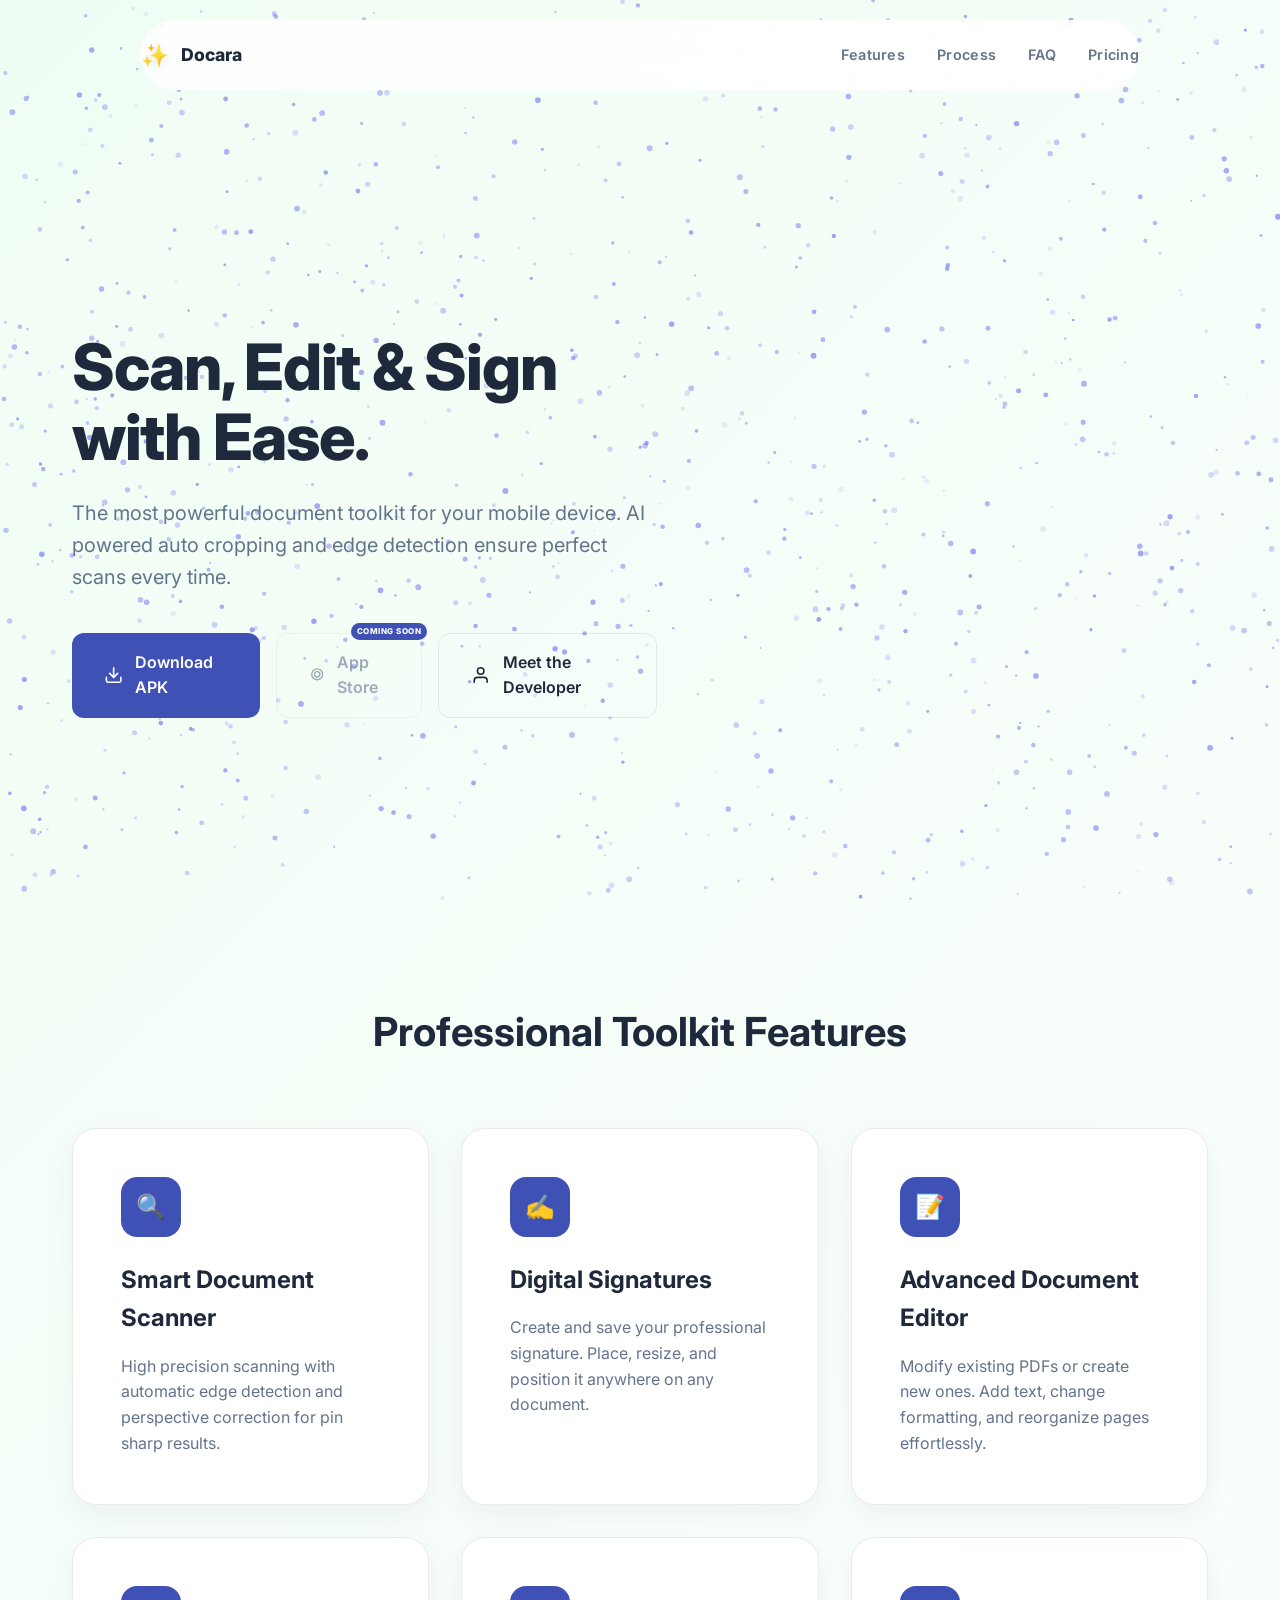
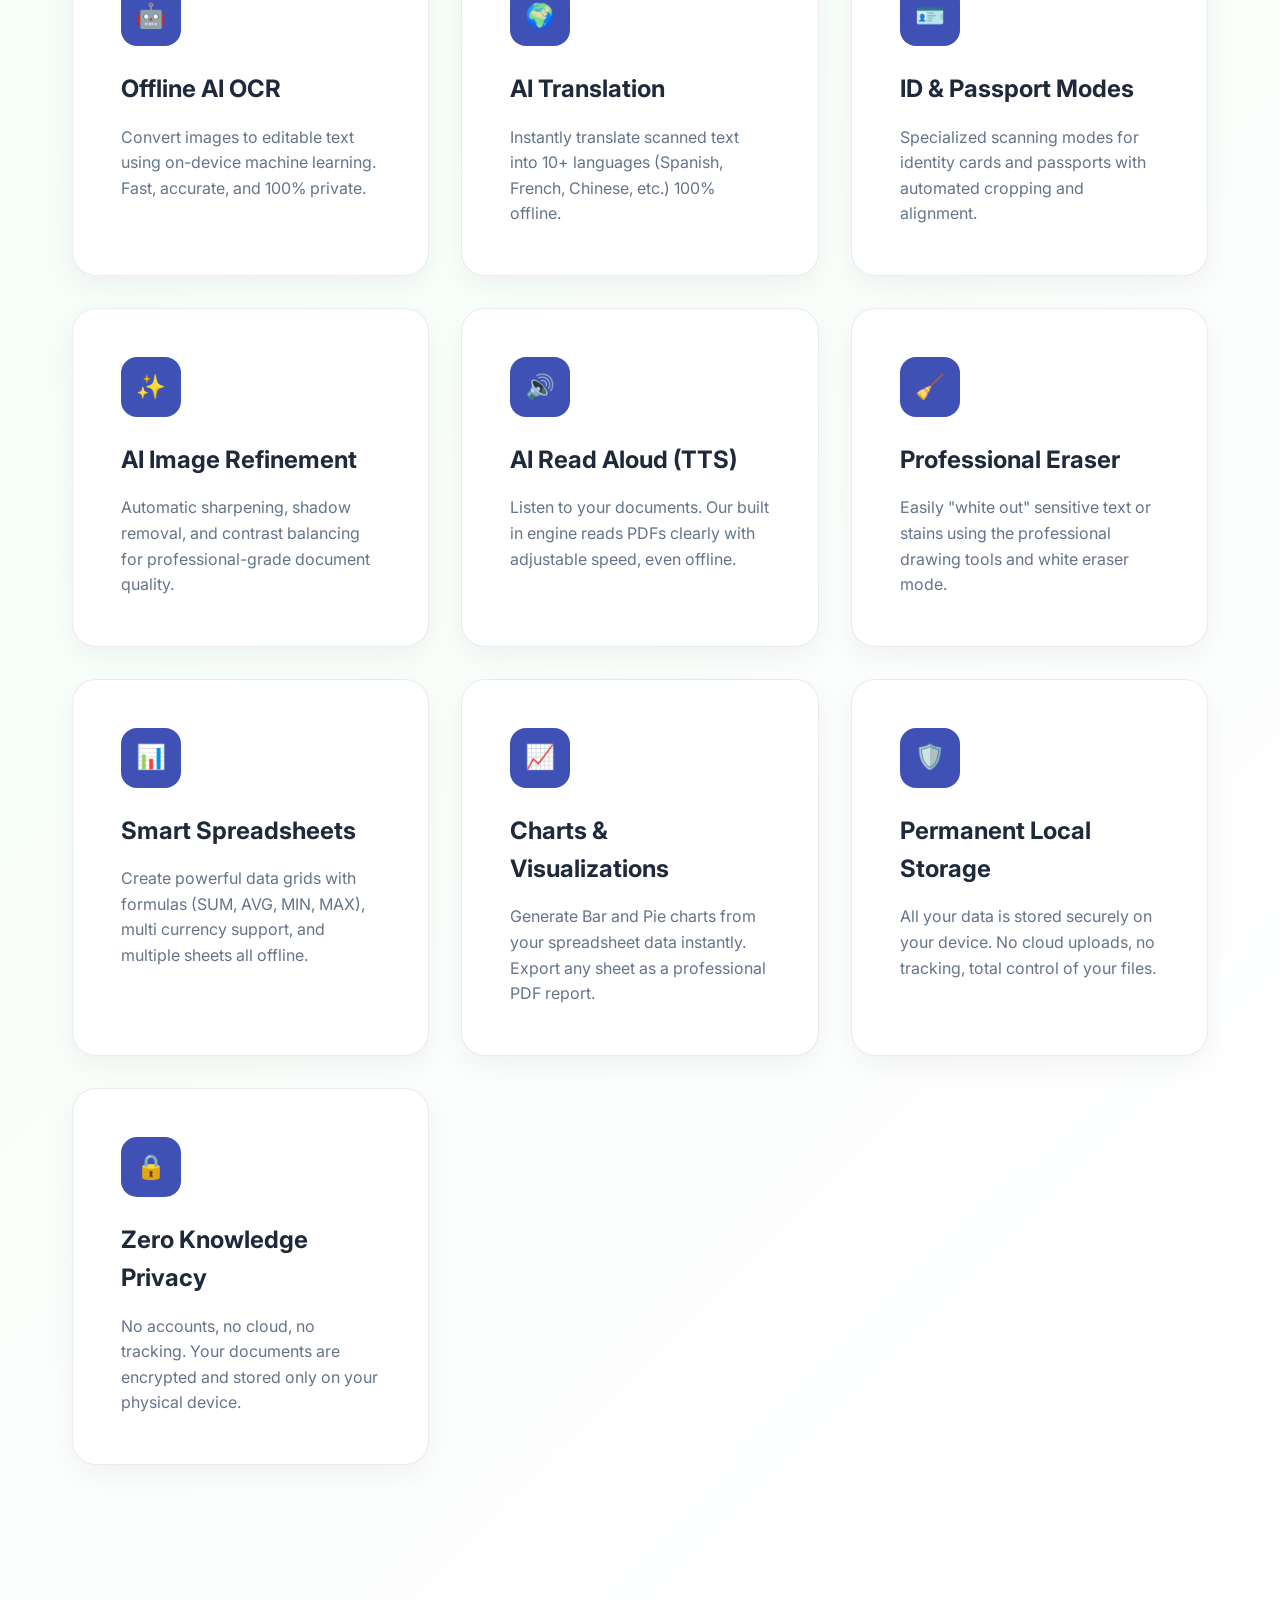
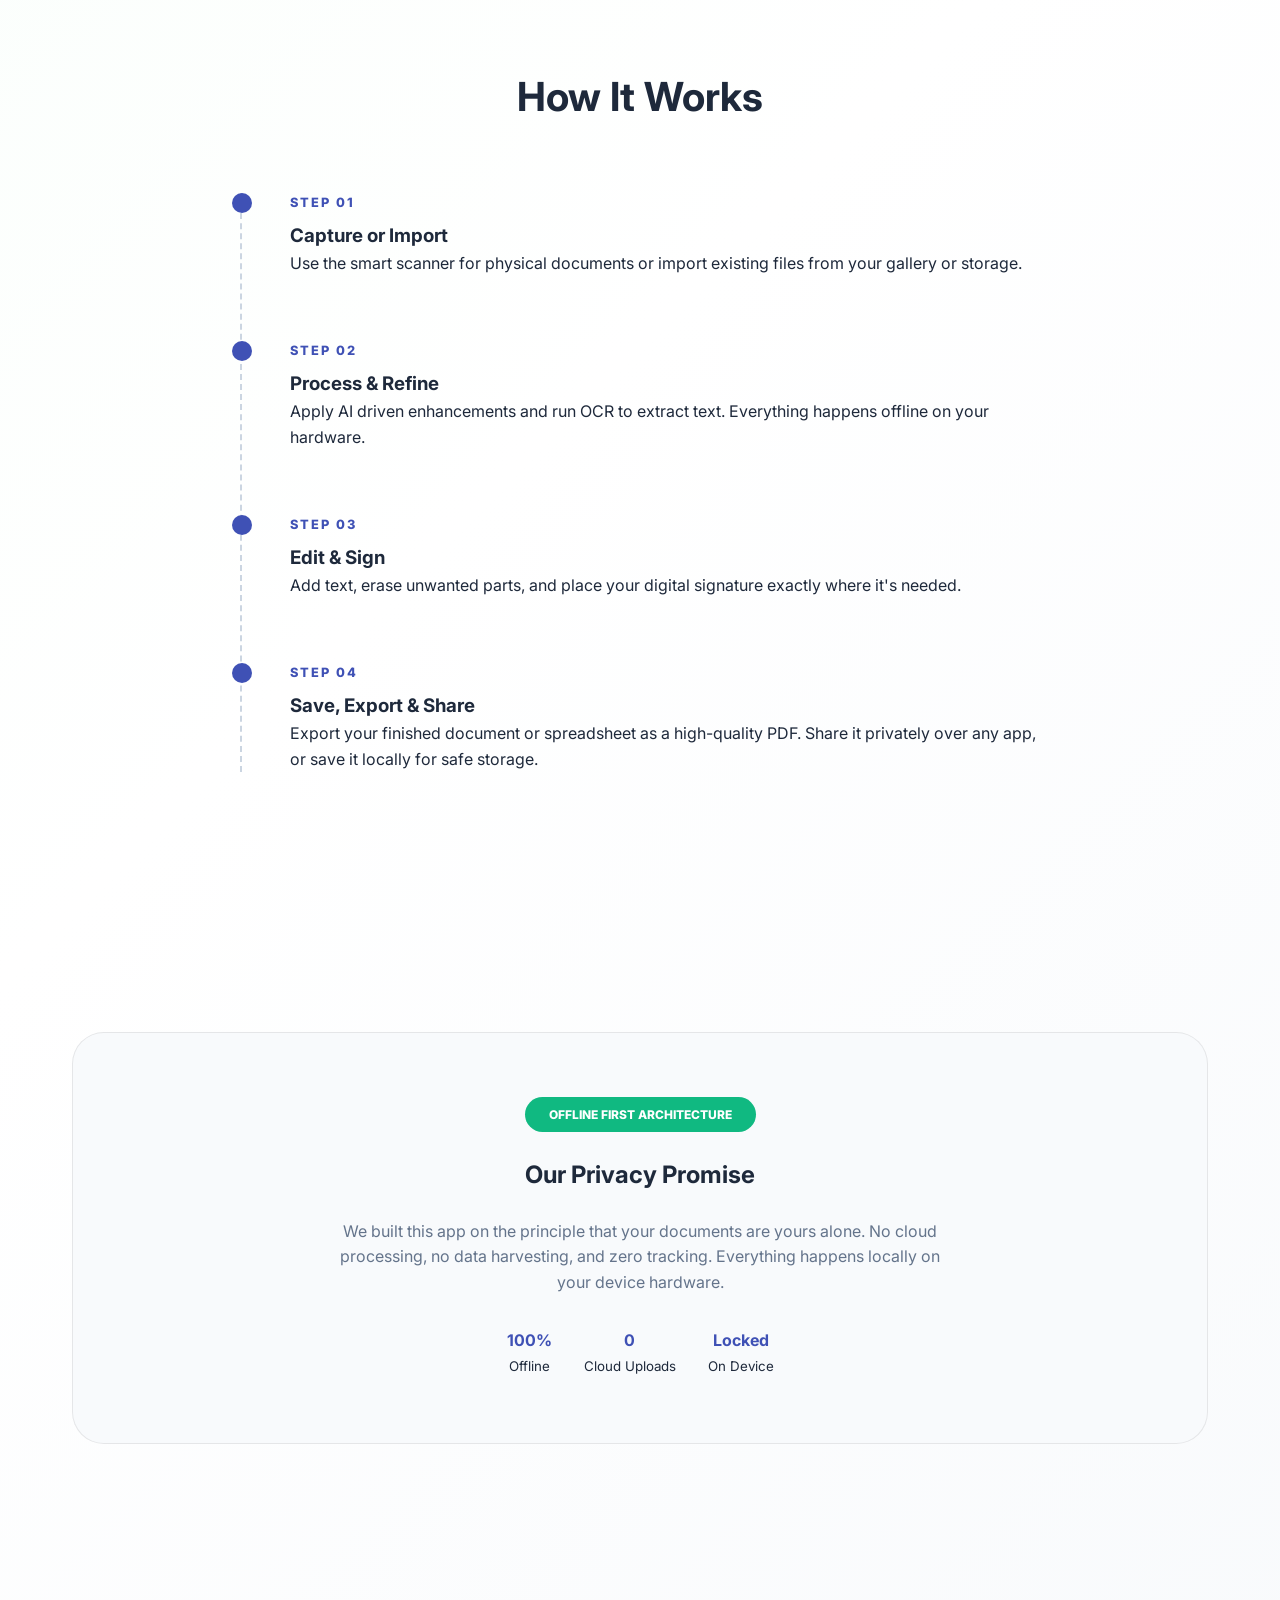
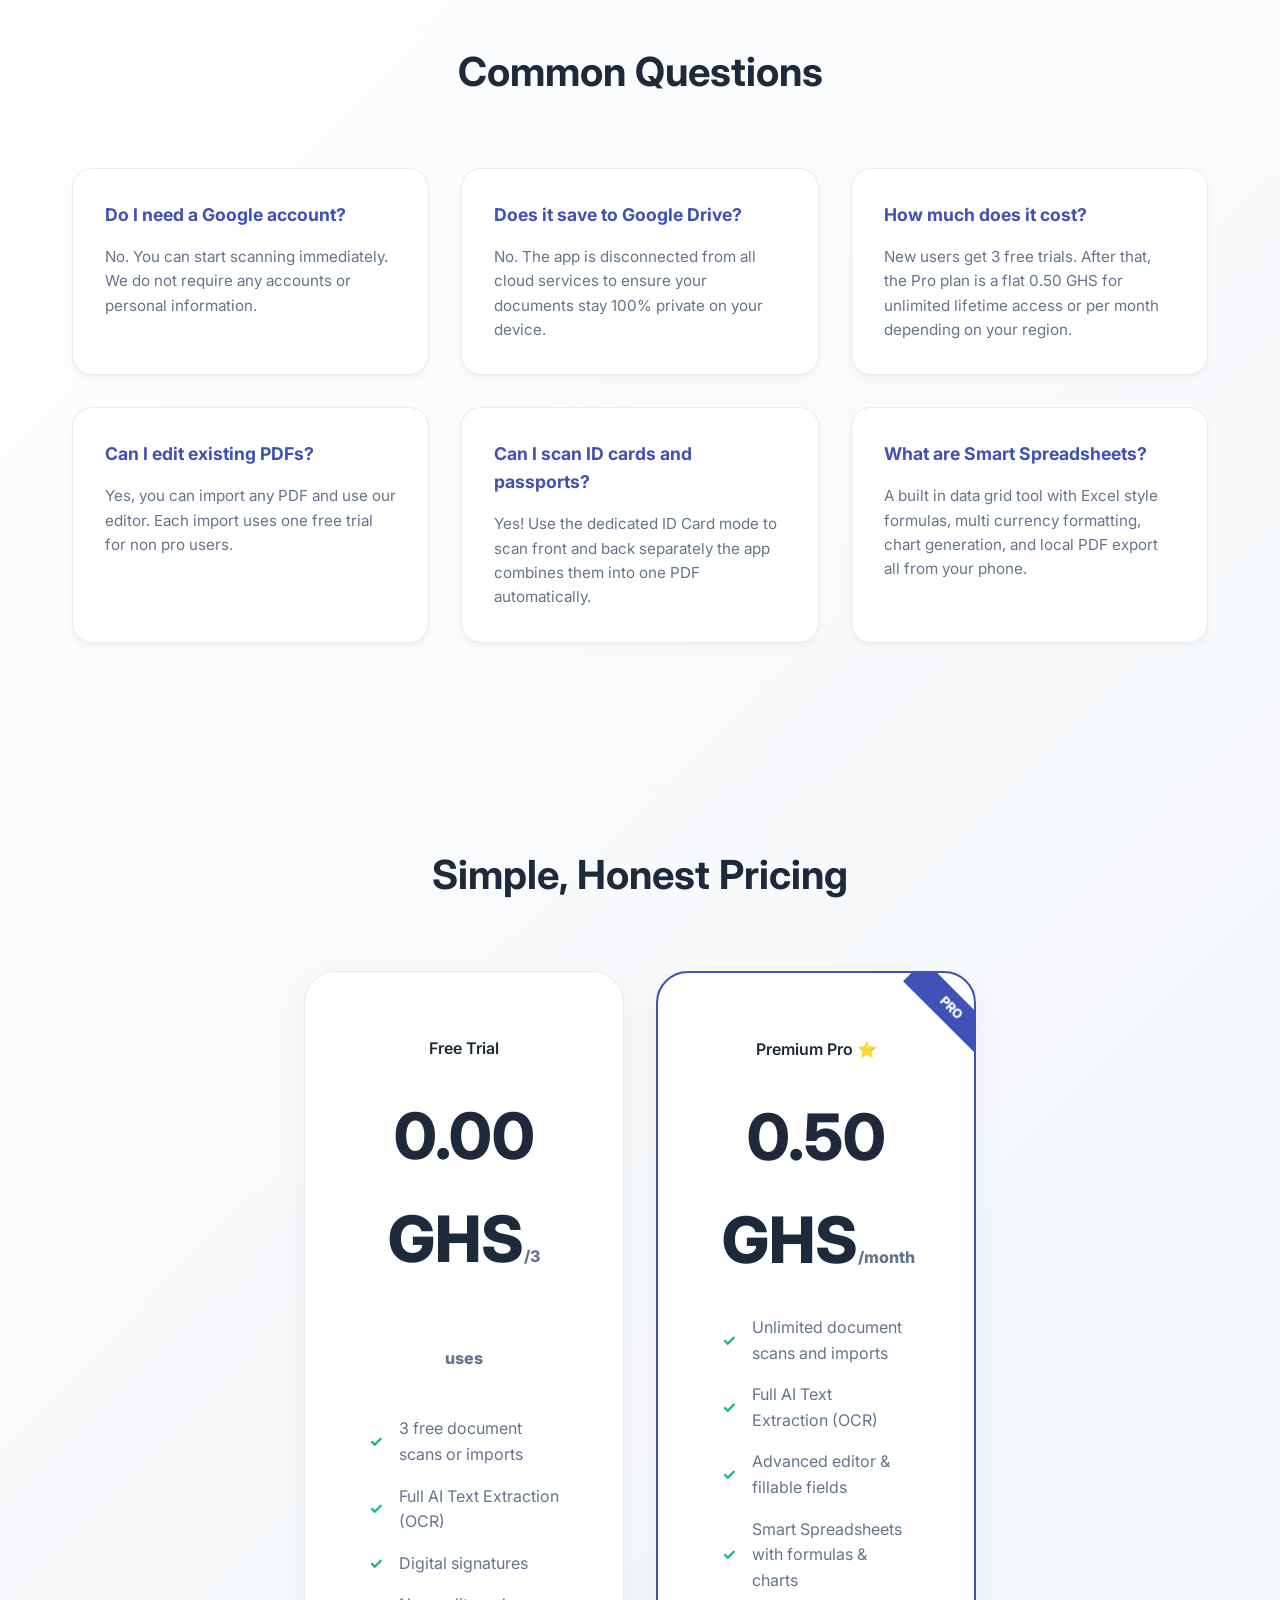
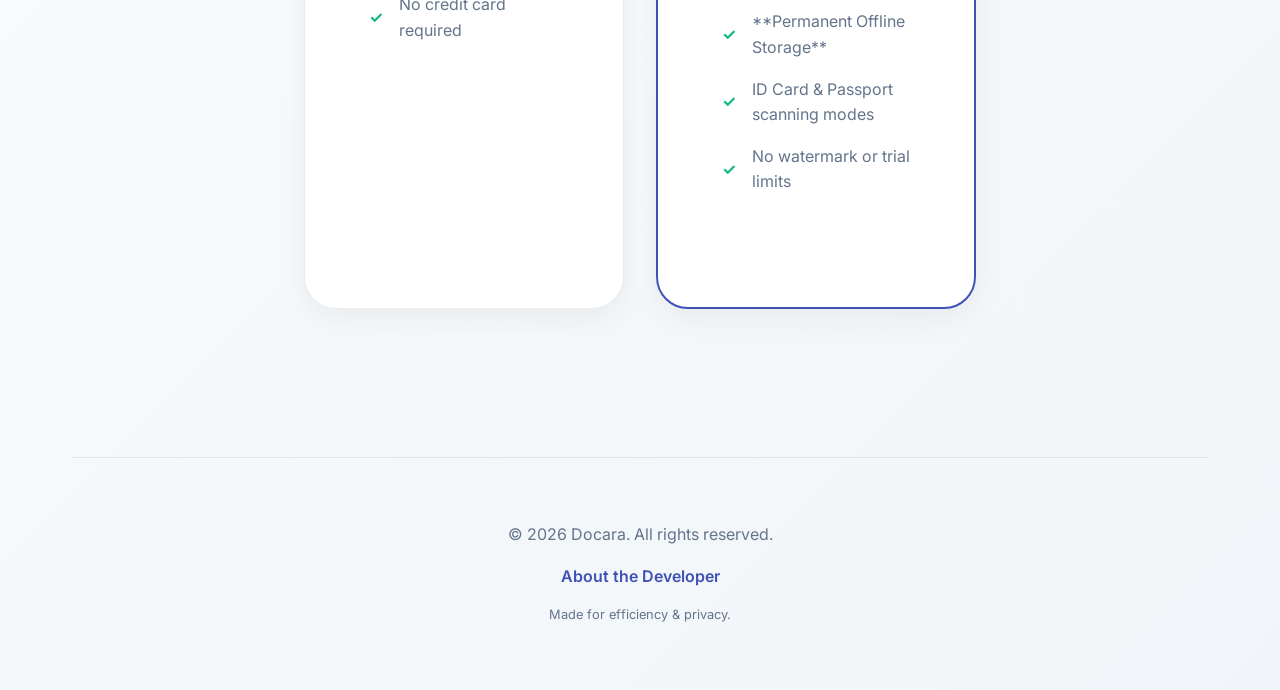
<file: index.html>
<!DOCTYPE html>
<html lang="en">

<head>
    <!-- Google tag (gtag.js) -->
    <script async src="https://www.googletagmanager.com/gtag/js?id=G-TNWJYD8EJ5"></script>
    <script>
      window.dataLayer = window.dataLayer || [];
      function gtag(){dataLayer.push(arguments);}
      gtag('js', new Date());

      gtag('config', 'G-TNWJYD8EJ5');
    </script>
    <meta charset="UTF-8">
    <meta name="viewport" content="width=device-width, initial-scale=1.0">
    <title>Docara | Professional Document Toolkit</title>
    <link rel="stylesheet" href="style.css">
</head>

<body>
    <!-- Moving Dot Animation Canvas -->
    <canvas id="particleCanvas"></canvas>

    <!-- Navigation Header -->
    <nav class="navbar">
        <div class="nav-container">
            <a href="#" class="nav-logo">
                <div class="logo-icon">✨</div>
                <span>Docara</span>
            </a>
            <div class="nav-links">
                <a href="#features">Features</a>
                <a href="#how-it-works">Process</a>
                <a href="#faq">FAQ</a>
                <a href="#pricing">Pricing</a>
            </div>
            <button class="mobile-menu-btn" aria-label="Toggle Menu">
                <span></span>
                <span></span>
                <span></span>
            </button>
        </div>
    </nav>

    <div class="container">
        <!-- Hero Section -->
        <header class="animate">
            <div class="hero-content">
                <div class="hero-left">
                    <h1>Scan, Edit & Sign with Ease.</h1>
                    <p class="hero-subtitle">The most powerful document toolkit for your mobile device. AI powered
                        auto cropping and edge detection ensure perfect scans every time.</p>
                    <div class="cta-group">
                        <a href="Latest_Builds/Docara_v1.2.apk" class="btn btn-primary" download onclick="gtag('event', 'download_apk', {'event_category': 'App', 'event_label': 'Docara v1.2'});">
                            <svg width="24" height="24" viewBox="0 0 24 24" fill="none" stroke="currentColor"
                                stroke-width="2" stroke-linecap="round" stroke-linejoin="round">
                                <path d="M21 15v4a2 2 0 0 1-2 2H5a2 2 0 0 1-2-2v-4"></path>
                                <polyline points="7 10 12 15 17 10"></polyline>
                                <line x1="12" y1="15" x2="12" y2="3"></line>
                            </svg>
                            Download APK
                        </a>
                        <div style="position: relative;">
                            <a href="#" class="btn" style="border: 1px solid var(--glass-border); color: var(--text-dim); cursor: not-allowed; opacity: 0.6;">
                                <svg width="24" height="24" viewBox="0 0 24 24" fill="none" stroke="currentColor"
                                    stroke-width="2" stroke-linecap="round" stroke-linejoin="round">
                                    <path d="M12 19c-4.42 0-8-3.58-8-8s3.58-8 8-8 8 3.58 8 8-3.58 8-8 8z"></path>
                                    <path d="M12 15c-2.21 0-4-1.79-4-4s1.79-4 4-4 4 1.79 4 4-1.79 4-4 4z"></path>
                                </svg>
                                App Store
                            </a>
                            <span style="position: absolute; top: -10px; right: -5px; background: var(--primary); color: white; font-size: 8px; padding: 2px 6px; border-radius: 10px; font-weight: 800; letter-spacing: 0.5px;">COMING SOON</span>
                        </div>
                        <a href="about.html" class="btn"
                            style="border: 1px solid var(--glass-border); color: var(--text-main);">
                            <svg width="24" height="24" viewBox="0 0 24 24" fill="none" stroke="currentColor"
                                stroke-width="2" stroke-linecap="round" stroke-linejoin="round">
                                <path d="M20 21v-2a4 4 0 0 0-4-4H8a4 4 0 0 0-4 4v2"></path>
                                <circle cx="12" cy="7" r="4"></circle>
                            </svg>
                            Meet the Developer
                        </a>
                    </div>
                </div>
                <div class="hero-right">
                    <!-- App Mockup Removed Based on User Request -->
                </div>
            </div>
        </header>

        <!-- Features Section -->
        <section id="features" class="features">
            <h2 class="section-title">Professional Toolkit Features</h2>
            <div class="feature-grid">
                <div class="feature-card animate">
                    <div class="feature-icon">🔍</div>
                    <h3>Smart Document Scanner</h3>
                    <p>High precision scanning with automatic edge detection and perspective correction for pin sharp results.</p>
                </div>
                <div class="feature-card animate">
                    <div class="feature-icon">✍️</div>
                    <h3>Digital Signatures</h3>
                    <p>Create and save your professional signature. Place, resize, and position it anywhere on any document.</p>
                </div>
                <div class="feature-card animate">
                    <div class="feature-icon">📝</div>
                    <h3>Advanced Document Editor</h3>
                    <p>Modify existing PDFs or create new ones. Add text, change formatting, and reorganize pages effortlessly.</p>
                </div>
                <div class="feature-card animate">
                    <div class="feature-icon">🤖</div>
                    <h3>Offline AI OCR</h3>
                    <p>Convert images to editable text using on-device machine learning. Fast, accurate, and 100% private.</p>
                </div>
                <div class="feature-card animate">
                    <div class="feature-icon">🌍</div>
                    <h3>AI Translation</h3>
                    <p>Instantly translate scanned text into 10+ languages (Spanish, French, Chinese, etc.) 100% offline.</p>
                </div>
                <div class="feature-card animate">
                    <div class="feature-icon">🪪</div>
                    <h3>ID & Passport Modes</h3>
                    <p>Specialized scanning modes for identity cards and passports with automated cropping and alignment.</p>
                </div>
                <div class="feature-card animate">
                    <div class="feature-icon">✨</div>
                    <h3>AI Image Refinement</h3>
                    <p>Automatic sharpening, shadow removal, and contrast balancing for professional-grade document quality.</p>
                </div>
                <div class="feature-card animate">
                    <div class="feature-icon">🔊</div>
                    <h3>AI Read Aloud (TTS)</h3>
                    <p>Listen to your documents. Our built in engine reads PDFs clearly with adjustable speed, even offline.</p>
                </div>
                <div class="feature-card animate">
                    <div class="feature-icon">🧹</div>
                    <h3>Professional Eraser</h3>
                    <p>Easily "white out" sensitive text or stains using the professional drawing tools and white eraser mode.</p>
                </div>
                <div class="feature-card animate">
                    <div class="feature-icon">📊</div>
                    <h3>Smart Spreadsheets</h3>
                    <p>Create powerful data grids with formulas (SUM, AVG, MIN, MAX), multi currency support, and multiple sheets all offline.</p>
                </div>
                <div class="feature-card animate">
                    <div class="feature-icon">📈</div>
                    <h3>Charts & Visualizations</h3>
                    <p>Generate Bar and Pie charts from your spreadsheet data instantly. Export any sheet as a professional PDF report.</p>
                </div>
                <div class="feature-card animate">
                    <div class="feature-icon">🛡️</div>
                    <h3>Permanent Local Storage</h3>
                    <p>All your data is stored securely on your device. No cloud uploads, no tracking, total control of your files.</p>
                </div>
                <div class="feature-card animate">
                    <div class="feature-icon">🔒</div>
                    <h3>Zero Knowledge Privacy</h3>
                    <p>No accounts, no cloud, no tracking. Your documents are encrypted and stored only on your physical device.</p>
                </div>
            </div>
        </section>

             <section id="how-it-works" class="how-it-works animate" style="padding: 100px 0;">
            <h2 class="section-title">How It Works</h2>
            <div class="steps-container">
                <div class="step-item">
                    <span class="step-number">Step 01</span>
                    <h3>Capture or Import</h3>
                    <p>Use the smart scanner for physical documents or import existing files from your gallery or storage.</p>
                </div>
                <div class="step-item">
                    <span class="step-number">Step 02</span>
                    <h3>Process & Refine</h3>
                    <p>Apply AI driven enhancements and run OCR to extract text. Everything happens offline on your hardware.</p>
                </div>
                <div class="step-item">
                    <span class="step-number">Step 03</span>
                    <h3>Edit & Sign</h3>
                    <p>Add text, erase unwanted parts, and place your digital signature exactly where it's needed.</p>
                </div>
                <div class="step-item">
                    <span class="step-number">Step 04</span>
                    <h3>Save, Export & Share</h3>
                    <p>Export your finished document or spreadsheet as a high-quality PDF. Share it privately over any app, or save it locally for safe storage.</p>
                </div>
        </section>

        <!-- Privacy Promise -->
        <section class="animate">
            <div class="privacy-promise">
                <span class="privacy-badge">OFFLINE FIRST ARCHITECTURE</span>
                <h2>Our Privacy Promise</h2>
                <p style="max-width: 600px; margin: 1.5rem auto; color: var(--text-dim);">We built this app on the
                    principle that your documents are yours alone. No cloud processing, no data harvesting, and zero
                    tracking. Everything happens locally on your device hardware.</p>
                <div style="display: flex; justify-content: center; gap: 2rem; margin-top: 2rem;">
                    <div><strong class="text-accent">100%</strong><br><small>Offline</small></div>
                    <div><strong class="text-accent">0</strong><br><small>Cloud Uploads</small></div>
                    <div><strong class="text-accent">Locked</strong><br><small>On Device</small></div>
                </div>
            </div>
        </section>

        <!-- FAQ Section -->
        <section id="faq" style="padding: 100px 0;">
            <h2 class="section-title">Common Questions</h2>
            <div class="faq-grid animate">
                <div class="faq-card">
                    <h4>Do I need a Google account?</h4>
                    <p>No. You can start scanning immediately. We do not require any accounts or personal information.</p>
                </div>
                <div class="faq-card">
                    <h4>Does it save to Google Drive?</h4>
                    <p>No. The app is disconnected from all cloud services to ensure your documents stay 100% private on your device.</p>
                </div>
                <div class="faq-card">
                    <h4>How much does it cost?</h4>
                    <p>New users get 3 free trials. After that, the Pro plan is a flat 0.50 GHS for unlimited lifetime access or per month depending on your region.</p>
                </div>
                <div class="faq-card">
                    <h4>Can I edit existing PDFs?</h4>
                    <p>Yes, you can import any PDF and use our editor. Each import uses one free trial for non pro users.</p>
                </div>
                <div class="faq-card">
                    <h4>Can I scan ID cards and passports?</h4>
                    <p>Yes! Use the dedicated ID Card mode to scan front and back separately the app combines them into one PDF automatically.</p>
                </div>
                <div class="faq-card">
                    <h4>What are Smart Spreadsheets?</h4>
                    <p>A built in data grid tool with Excel style formulas, multi currency formatting, chart generation, and local PDF export all from your phone.</p>
                </div>
            </div>
        </section>


        <!-- Pricing Section -->
        <section id="pricing" class="pricing">
            <h2 class="section-title">Simple, Honest Pricing</h2>
            <div style="display: flex; justify-content: center; gap: 2rem; flex-wrap: wrap; margin-bottom: 3rem;">
                <!-- Trial Card -->
                <div class="pricing-card animate" style="flex: 1; min-width: 260px; max-width: 320px;">
                    <p style="font-weight: 600;">Free Trial</p>
                    <div class="price">0.00 GHS<span>/3 uses</span></div>
                    <ul class="pricing-list">
                        <li>3 free document scans or imports</li>
                        <li>Full AI Text Extraction (OCR)</li>
                        <li>Digital signatures</li>
                        <li>No credit card required</li>
                    </ul>
                </div>
                <!-- Pro Card -->
                <div class="pricing-card animate has-ribbon" style="flex: 1; min-width: 260px; max-width: 320px;">
                    <p style="font-weight: 600;">Premium Pro ⭐</p>
                    <div class="price">0.50 GHS<span>/month</span></div>
                    <ul class="pricing-list">
                        <li>Unlimited document scans and imports</li>
                        <li>Full AI Text Extraction (OCR)</li>
                        <li>Advanced editor & fillable fields</li>
                        <li>Smart Spreadsheets with formulas & charts</li>
                        <li>**Permanent Offline Storage**</li>
                        <li>ID Card & Passport scanning modes</li>
                        <li>No watermark or trial limits</li>
                    </ul>
                </div>
            </div>
        </section>

        <!-- Footer -->
        <footer
            style="padding: 4rem 0; text-align: center; border-top: 1px solid var(--glass-border); position: relative; z-index: 1;">
            <p style="color: var(--text-dim)">&copy; 2026 Docara. All rights reserved.</p>
            <p style="margin-top: 1rem;"><a href="about.html"
                    style="color: var(--primary); text-decoration: none; font-weight: 600;">About the Developer</a></p>
            <p style="font-size: 0.8rem; margin-top: 1rem; color: var(--text-dim);">Made for efficiency & privacy.</p>
        </footer>
    </div>

    <!-- Particle Background Script -->
    <script>
        const canvas = document.getElementById('particleCanvas');
        const ctx = canvas.getContext('2d');
        let particles = [];
        const particleCount = 1000;

        window.addEventListener('resize', resizeCanvas);
        function resizeCanvas() {
            canvas.width = window.innerWidth;
            canvas.height = window.innerHeight;
        }
        resizeCanvas();

        class Particle {
            constructor() {
                this.init();
            }
            init() {
                this.x = Math.random() * canvas.width;
                this.y = Math.random() * canvas.height;
                this.size = Math.random() * 2 + 1;
                this.speedX = Math.random() * 0.5 - 0.25;
                this.speedY = Math.random() * 0.5 - 0.25;
                this.opacity = Math.random() * 0.5 + 0.1;
            }
            update() {
                this.x += this.speedX;
                this.y += this.speedY;

                if (this.x < 0 || this.x > canvas.width || this.y < 0 || this.y > canvas.height) {
                    this.init();
                }
            }
            draw() {
                ctx.fillStyle = `rgba(99, 102, 241, ${this.opacity})`;
                ctx.beginPath();
                ctx.arc(this.x, this.y, this.size, 0, Math.PI * 2);
                ctx.fill();
            }
        }

        for (let i = 0; i < particleCount; i++) {
            particles.push(new Particle());
        }

        function animate() {
            ctx.clearRect(0, 0, canvas.width, canvas.height);
            particles.forEach(p => {
                p.update();
                p.draw();
            });
            requestAnimationFrame(animate);
        }
        animate();

        // Reveal animations
        const observer = new IntersectionObserver((entries) => {
            entries.forEach(entry => {
                if (entry.isIntersecting) {
                    entry.target.classList.add('visible');
                }
            });
        }, { threshold: 0.1 });

        document.querySelectorAll('.animate').forEach(el => observer.observe(el));

        // Navbar Scroll Effect
        const navbar = document.querySelector('.navbar');
        window.addEventListener('scroll', () => {
            if (window.scrollY > 50) {
                navbar.style.padding = '0.5rem 0';
                navbar.style.boxShadow = '0 10px 30px rgba(0,0,0,0.1)';
            } else {
                navbar.style.padding = '0';
                navbar.style.boxShadow = 'none';
            }
        });

        // Mobile Menu Toggle
        const mobileBtn = document.querySelector('.mobile-menu-btn');
        const navLinks = document.querySelector('.nav-links');

        mobileBtn.addEventListener('click', (e) => {
            e.stopPropagation();
            navLinks.classList.toggle('active');
        });

        // Close mobile menu on link click
        document.querySelectorAll('.nav-links a').forEach(link => {
            link.addEventListener('click', () => {
                if (window.innerWidth <= 968) {
                    navLinks.classList.remove('active');
                }
            });
        });

        // Close mobile menu when clicking outside
        document.addEventListener('click', (e) => {
            if (window.innerWidth <= 968 && navLinks.classList.contains('active')) {
                if (!navLinks.contains(e.target) && !mobileBtn.contains(e.target)) {
                    navLinks.classList.remove('active');
                }
            }
        });
    </script>
</body>

</html>
</file>
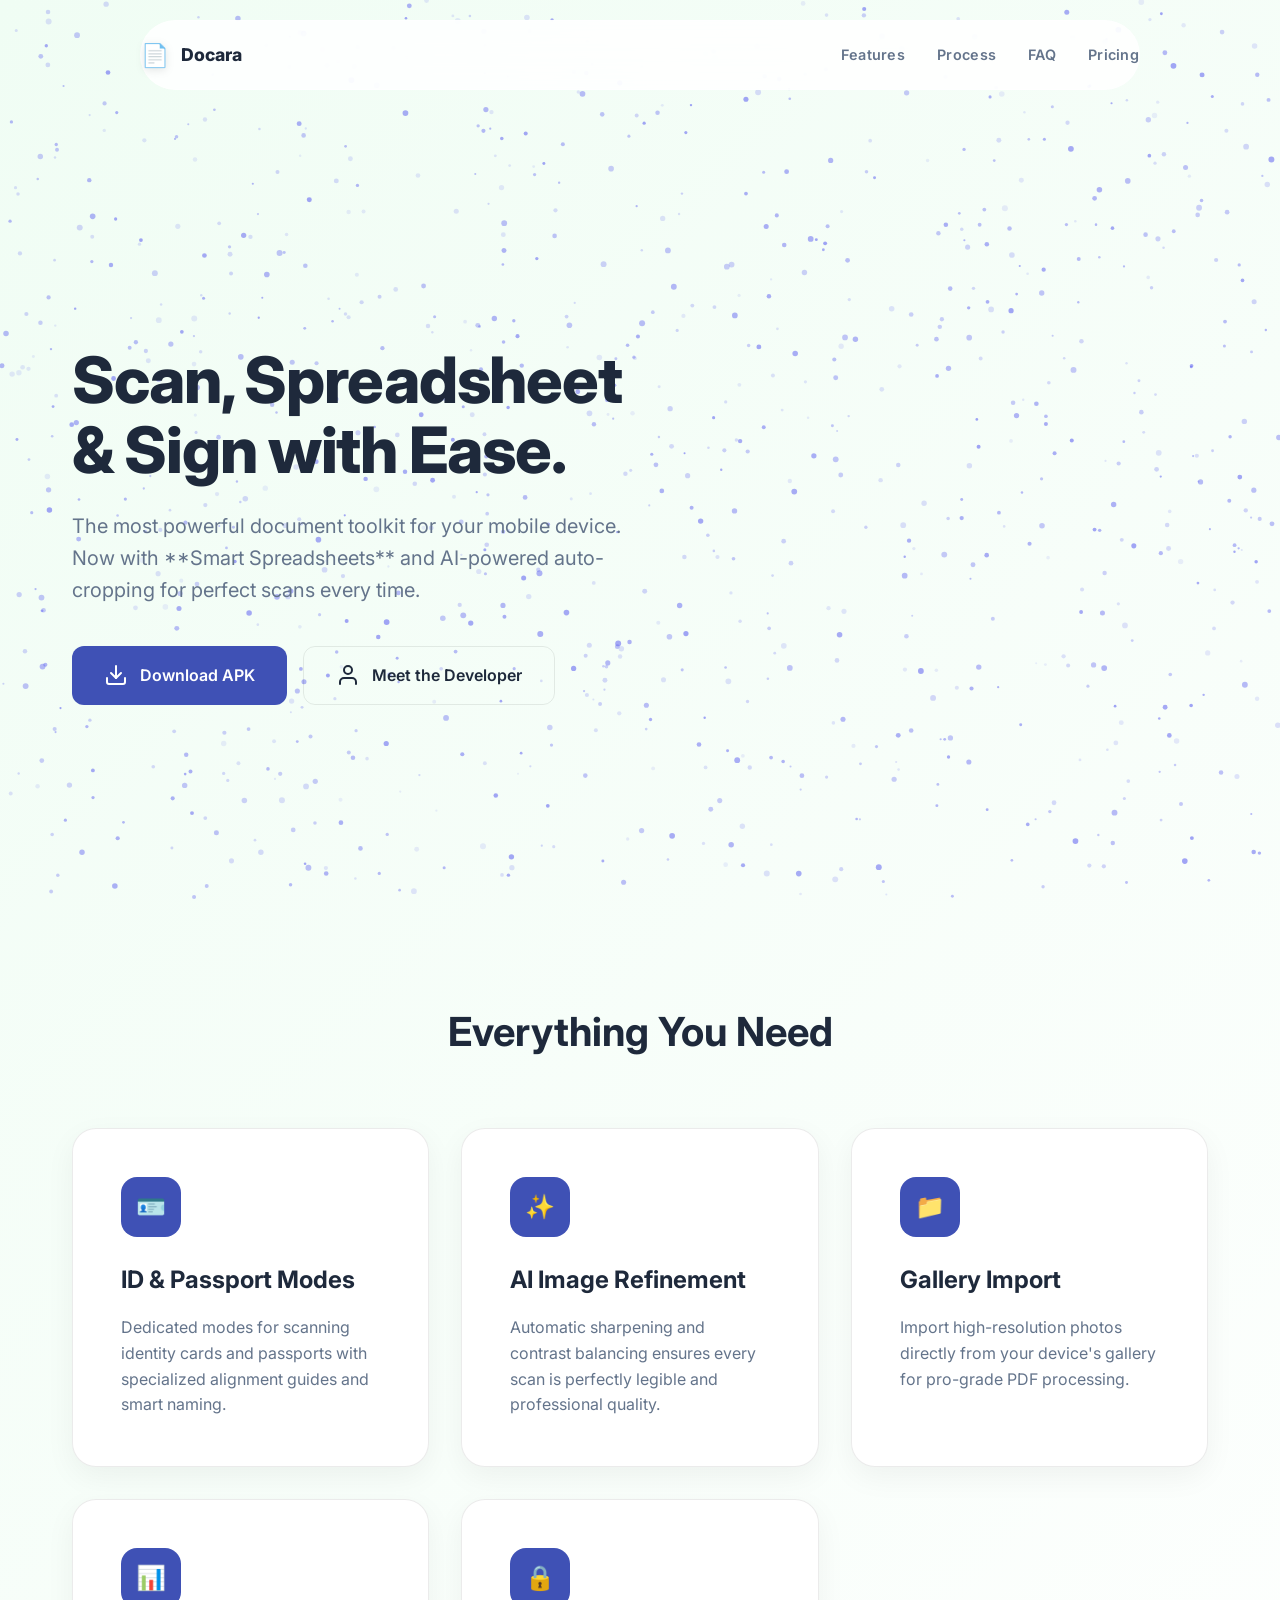
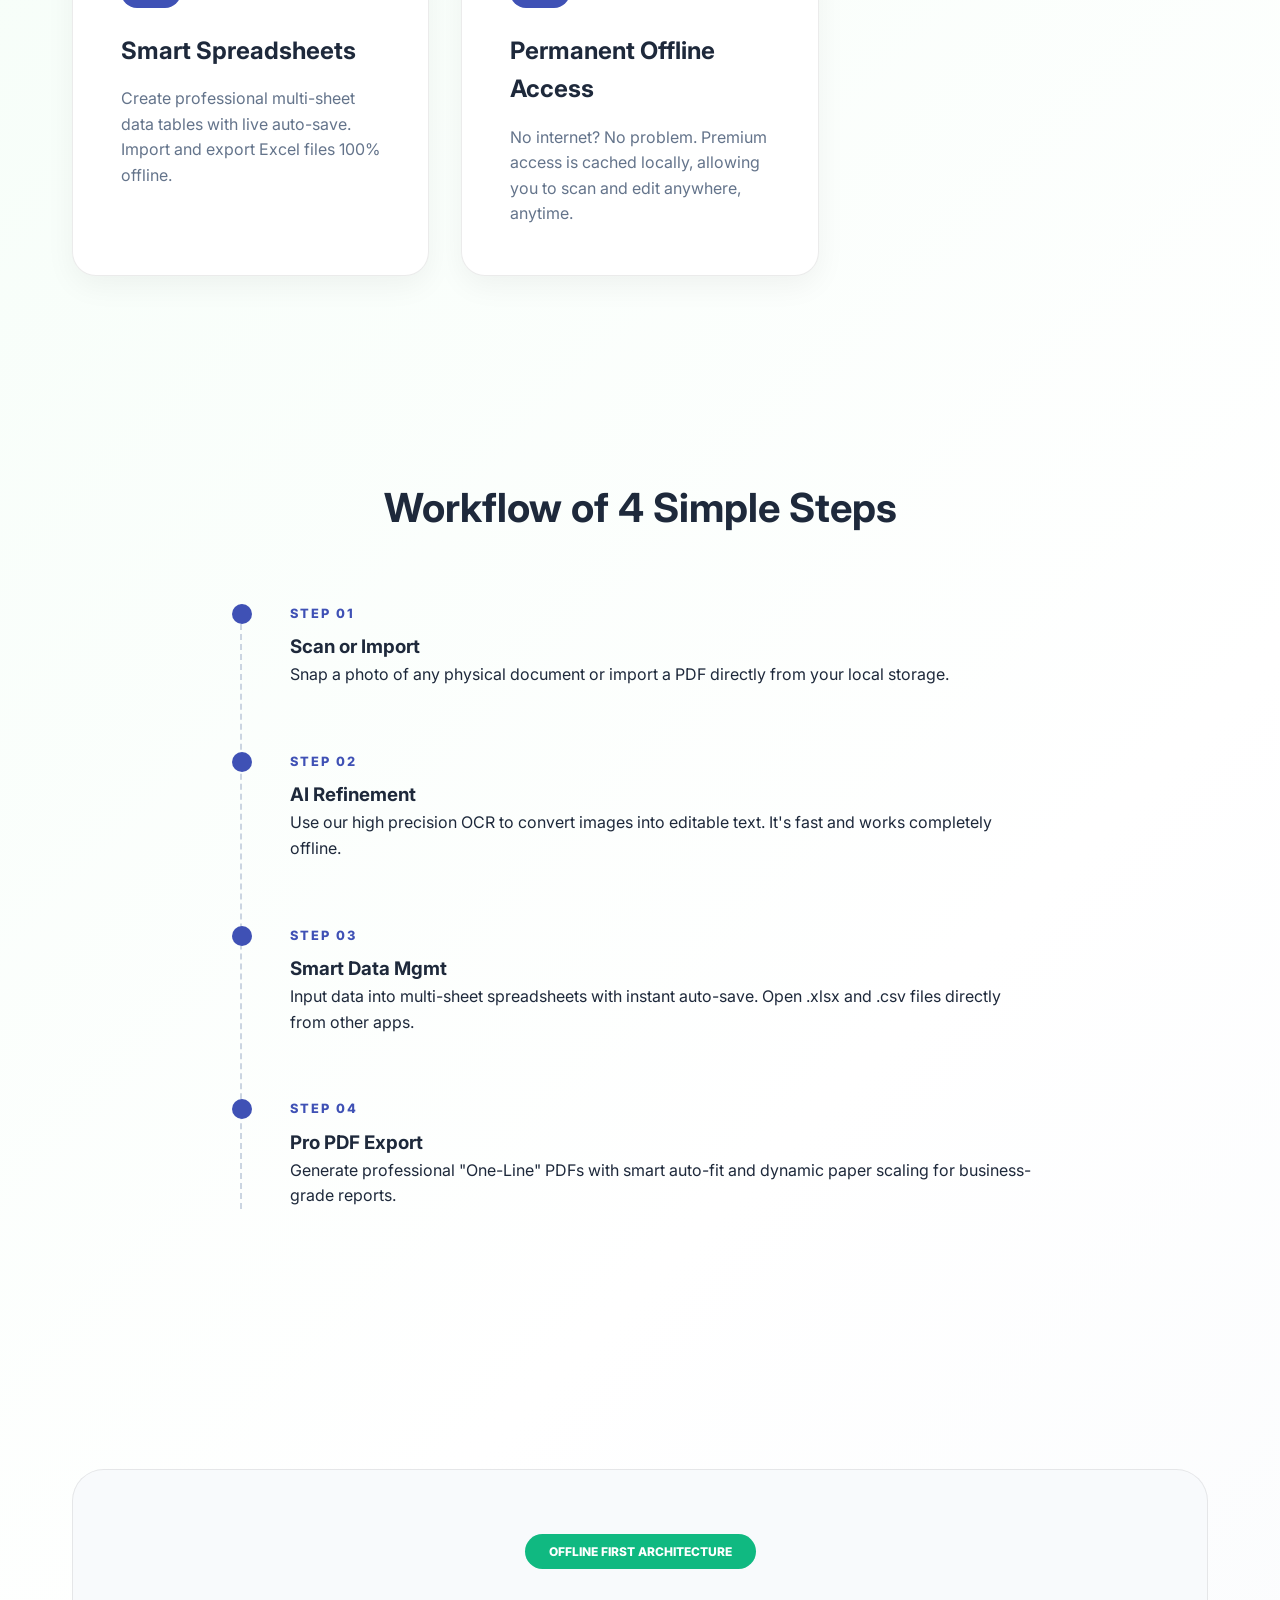
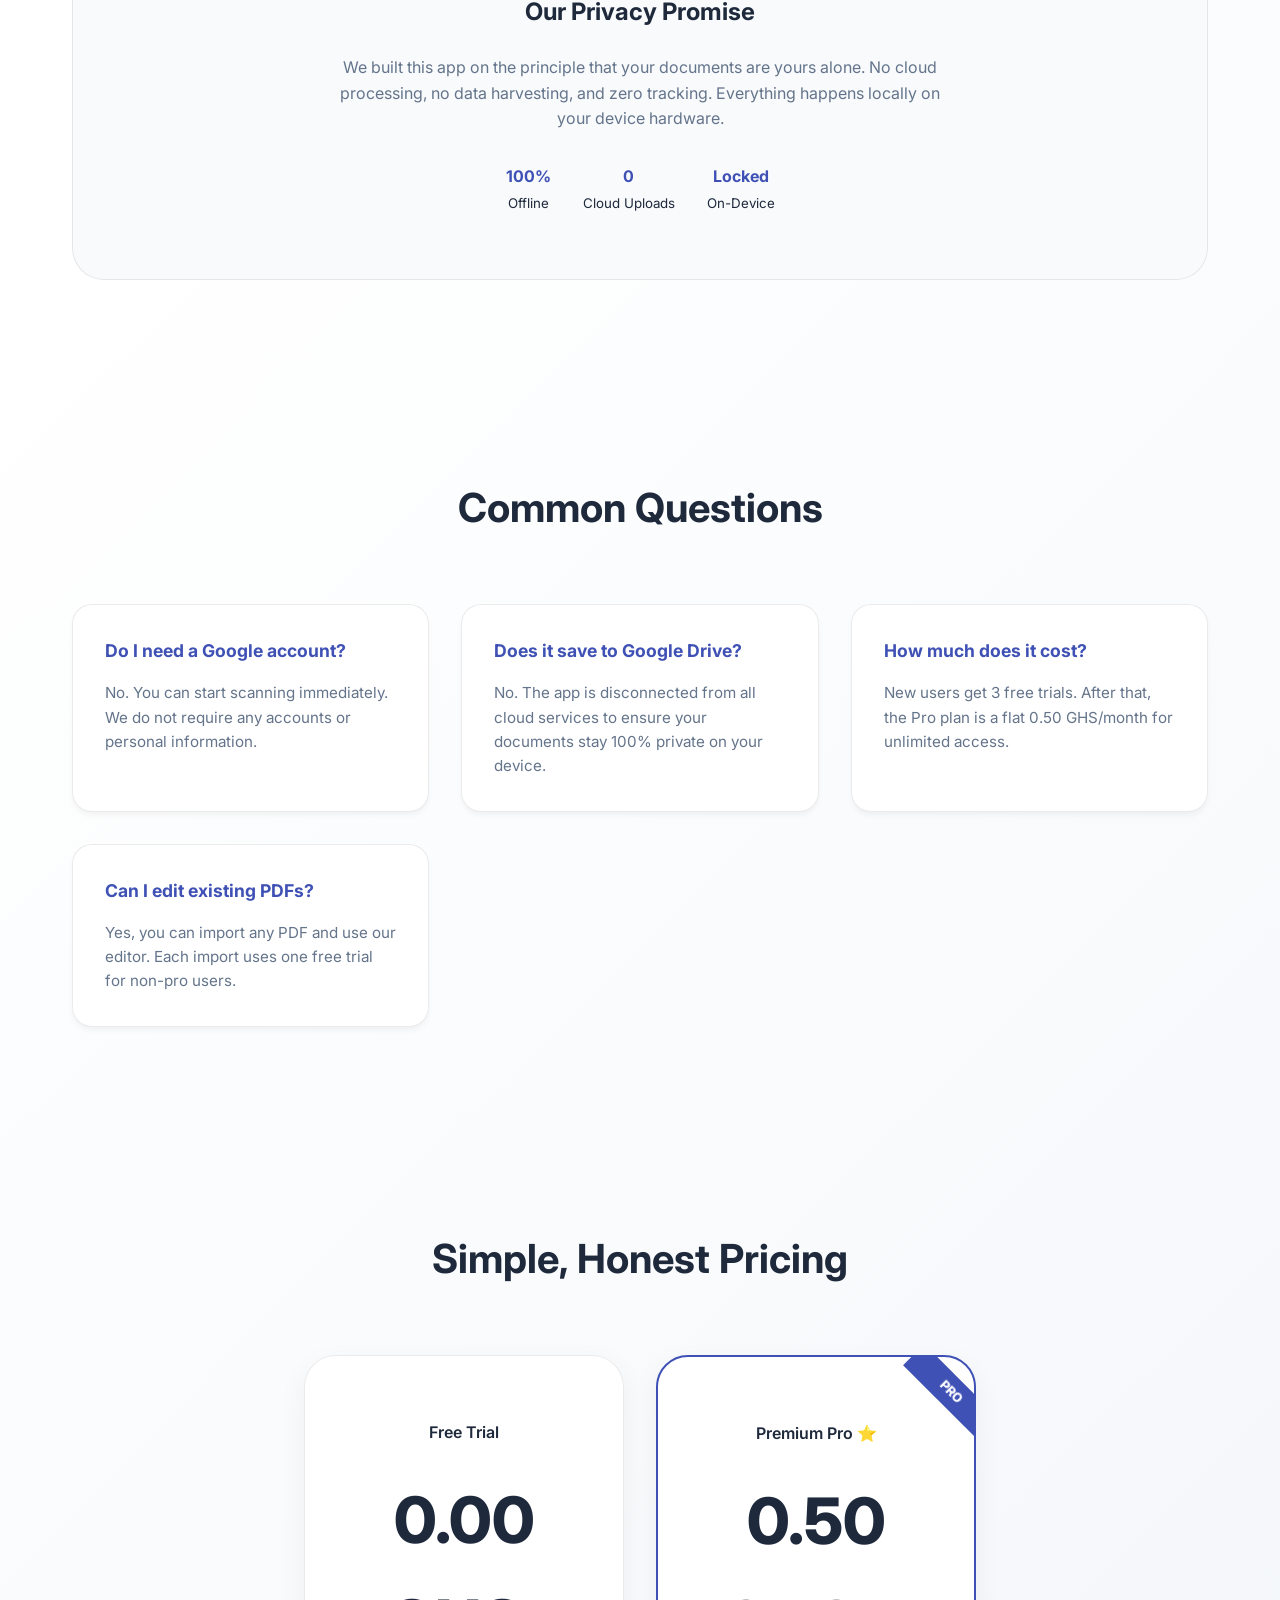
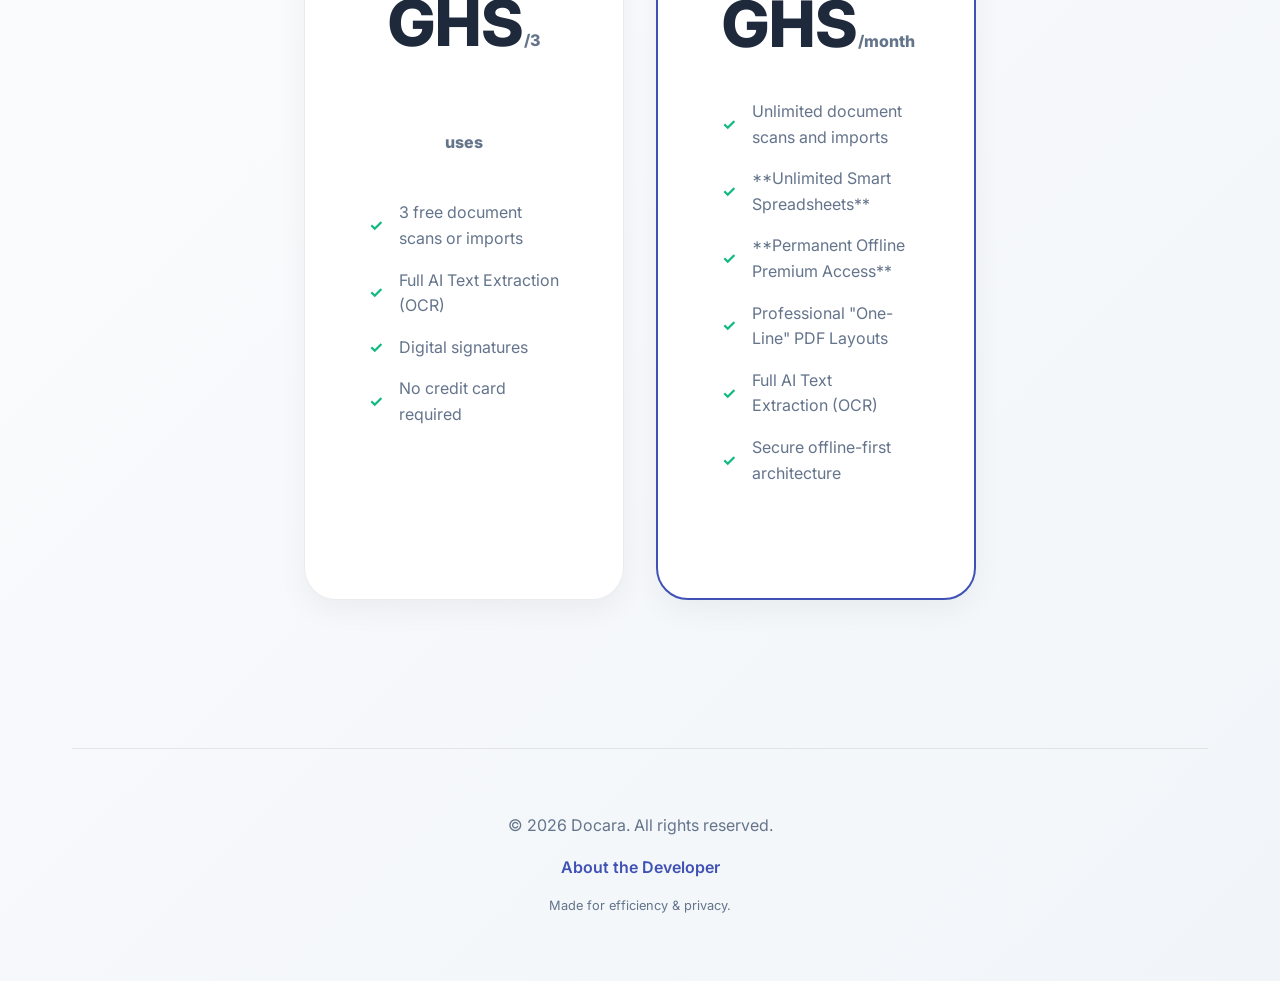
<file: landing_page/index.html>
<!DOCTYPE html>
<html lang="en">

<head>
    <meta charset="UTF-8">
    <meta name="viewport" content="width=device-width, initial-scale=1.0">
    <title>Docara | Professional Document Toolkit</title>
    <link rel="stylesheet" href="style.css">
</head>

<body>
    <!-- Moving Dot Animation Canvas -->
    <canvas id="particleCanvas"></canvas>

    <!-- Navigation Header -->
    <nav class="navbar">
        <div class="nav-container">
            <a href="#" class="nav-logo">
                <div class="logo-icon">📄</div>
                <span>Docara</span>
            </a>
            <div class="nav-links">
                <a href="#features">Features</a>
                <a href="#how-it-works">Process</a>
                <a href="#faq">FAQ</a>
                <a href="#pricing">Pricing</a>
            </div>
            <button class="mobile-menu-btn" aria-label="Toggle Menu">
                <span></span>
                <span></span>
                <span></span>
            </button>
        </div>
    </nav>

    <div class="container">
        <!-- Hero Section -->
        <header class="animate">
            <div class="hero-content">
                <div class="hero-left">
                    <h1>Scan, Spreadsheet & Sign with Ease.</h1>
                    <p class="hero-subtitle">The most powerful document toolkit for your mobile device. Now with **Smart Spreadsheets** and AI-powered auto-cropping for perfect scans every time.</p>
                    <div class="cta-group">
                        <a href="Latest_Builds/Docara_v1.2.apk" class="btn btn-primary" download>
                            <svg width="24" height="24" viewBox="0 0 24 24" fill="none" stroke="currentColor"
                                stroke-width="2" stroke-linecap="round" stroke-linejoin="round">
                                <path d="M21 15v4a2 2 0 0 1-2 2H5a2 2 0 0 1-2-2v-4"></path>
                                <polyline points="7 10 12 15 17 10"></polyline>
                                <line x1="12" y1="15" x2="12" y2="3"></line>
                            </svg>
                            Download APK
                        </a>
                        <a href="about.html" class="btn"
                            style="border: 1px solid var(--glass-border); color: var(--text-main);">
                            <svg width="24" height="24" viewBox="0 0 24 24" fill="none" stroke="currentColor"
                                stroke-width="2" stroke-linecap="round" stroke-linejoin="round">
                                <path d="M20 21v-2a4 4 0 0 0-4-4H8a4 4 0 0 0-4 4v2"></path>
                                <circle cx="12" cy="7" r="4"></circle>
                            </svg>
                            Meet the Developer
                        </a>
                    </div>
                </div>
                <div class="hero-right">
                    <!-- App Mockup Removed Based on User Request -->
                </div>
            </div>
        </header>

        <!-- Features Section -->
        <section id="features" class="features">
            <h2 class="section-title">Everything You Need</h2>
            <div class="feature-grid">
                <div class="feature-card animate">
                    <div class="feature-icon">🪪</div>
                    <h3>ID & Passport Modes</h3>
                    <p>Dedicated modes for scanning identity cards and passports with specialized alignment guides and smart naming.</p>
                </div>
                <div class="feature-card animate">
                    <div class="feature-icon">✨</div>
                    <h3>AI Image Refinement</h3>
                    <p>Automatic sharpening and contrast balancing ensures every scan is perfectly legible and professional quality.</p>
                </div>
                <div class="feature-card animate">
                    <div class="feature-icon">📁</div>
                    <h3>Gallery Import</h3>
                    <p>Import high-resolution photos directly from your device's gallery for pro-grade PDF processing.</p>
                </div>
                <div class="feature-card animate">
                    <div class="feature-icon">📊</div>
                    <h3>Smart Spreadsheets</h3>
                    <p>Create professional multi-sheet data tables with live auto-save. Import and export Excel files 100% offline.</p>
                </div>
                <div class="feature-card animate">
                    <div class="feature-icon">🔒</div>
                    <h3>Permanent Offline Access</h3>
                    <p>No internet? No problem. Premium access is cached locally, allowing you to scan and edit anywhere, anytime.</p>
                </div>
            </div>
        </section>

        <!-- How it Works -->
        <section id="how-it-works" class="how-it-works animate" style="padding: 100px 0;">
            <h2 class="section-title">Workflow of 4 Simple Steps</h2>
            <div class="steps-container">
                <div class="step-item">
                    <span class="step-number">Step 01</span>
                    <h3>Scan or Import</h3>
                    <p>Snap a photo of any physical document or import a PDF directly from your local storage.</p>
                </div>
                <div class="step-item">
                    <span class="step-number">Step 02</span>
                    <h3>AI Refinement</h3>
                    <p>Use our high precision OCR to convert images into editable text. It's fast and works completely
                        offline.</p>
                </div>
                <div class="step-item">
                    <span class="step-number">Step 03</span>
                    <h3>Smart Data Mgmt</h3>
                    <p>Input data into multi-sheet spreadsheets with instant auto-save. Open .xlsx and .csv files directly from other apps.</p>
                </div>
                <div class="step-item">
                    <span class="step-number">Step 04</span>
                    <h3>Pro PDF Export</h3>
                    <p>Generate professional "One-Line" PDFs with smart auto-fit and dynamic paper scaling for business-grade reports.</p>
                </div>
            </div>
        </section>

        <!-- Privacy Promise -->
        <section class="animate">
            <div class="privacy-promise">
                <span class="privacy-badge">OFFLINE FIRST ARCHITECTURE</span>
                <h2>Our Privacy Promise</h2>
                <p style="max-width: 600px; margin: 1.5rem auto; color: var(--text-dim);">We built this app on the
                    principle that your documents are yours alone. No cloud processing, no data harvesting, and zero
                    tracking. Everything happens locally on your device hardware.</p>
                <div style="display: flex; justify-content: center; gap: 2rem; margin-top: 2rem;">
                    <div><strong class="text-accent">100%</strong><br><small>Offline</small></div>
                    <div><strong class="text-accent">0</strong><br><small>Cloud Uploads</small></div>
                    <div><strong class="text-accent">Locked</strong><br><small>On-Device</small></div>
                </div>
            </div>
        </section>

        <!-- FAQ Section -->
        <section id="faq" style="padding: 100px 0;">
            <h2 class="section-title">Common Questions</h2>
            <div class="faq-grid animate">
                <div class="faq-card">
                    <h4>Do I need a Google account?</h4>
                    <p>No. You can start scanning immediately. We do not require any accounts or personal information.</p>
                </div>
                <div class="faq-card">
                    <h4>Does it save to Google Drive?</h4>
                    <p>No. The app is disconnected from all cloud services to ensure your documents stay 100% private on your device.</p>
                </div>
                <div class="faq-card">
                    <h4>How much does it cost?</h4>
                    <p>New users get 3 free trials. After that, the Pro plan is a flat 0.50 GHS/month for
                        unlimited access.</p>
                </div>
                <div class="faq-card">
                    <h4>Can I edit existing PDFs?</h4>
                    <p>Yes, you can import any PDF and use our editor. Each import uses one free trial for non-pro users.</p>
                </div>
            </div>
        </section>


        <!-- Pricing Section -->
        <section id="pricing" class="pricing">
            <h2 class="section-title">Simple, Honest Pricing</h2>
            <div style="display: flex; justify-content: center; gap: 2rem; flex-wrap: wrap; margin-bottom: 3rem;">
                <!-- Trial Card -->
                <div class="pricing-card animate" style="flex: 1; min-width: 260px; max-width: 320px;">
                    <p style="font-weight: 600;">Free Trial</p>
                    <div class="price">0.00 GHS<span>/3 uses</span></div>
                    <ul class="pricing-list">
                        <li>3 free document scans or imports</li>
                        <li>Full AI Text Extraction (OCR)</li>
                        <li>Digital signatures</li>
                        <li>No credit card required</li>
                    </ul>
                </div>
                <!-- Pro Card -->
                <div class="pricing-card animate has-ribbon" style="flex: 1; min-width: 260px; max-width: 320px;">
                    <p style="font-weight: 600;">Premium Pro ⭐</p>
                    <div class="price">0.50 GHS<span>/month</span></div>
                    <ul class="pricing-list">
                        <li>Unlimited document scans and imports</li>
                        <li>**Unlimited Smart Spreadsheets**</li>
                        <li>**Permanent Offline Premium Access**</li>
                        <li>Professional "One-Line" PDF Layouts</li>
                        <li>Full AI Text Extraction (OCR)</li>
                        <li>Secure offline-first architecture</li>
                    </ul>
                </div>
            </div>
        </section>

        <!-- Footer -->
        <footer
            style="padding: 4rem 0; text-align: center; border-top: 1px solid var(--glass-border); position: relative; z-index: 1;">
            <p style="color: var(--text-dim)">&copy; 2026 Docara. All rights reserved.</p>
            <p style="margin-top: 1rem;"><a href="about.html"
                    style="color: var(--primary); text-decoration: none; font-weight: 600;">About the Developer</a></p>
            <p style="font-size: 0.8rem; margin-top: 1rem; color: var(--text-dim);">Made for efficiency & privacy.</p>
        </footer>
    </div>

    <!-- Particle Background Script -->
    <script>
        const canvas = document.getElementById('particleCanvas');
        const ctx = canvas.getContext('2d');
        let particles = [];
        const particleCount = 1000;

        window.addEventListener('resize', resizeCanvas);
        function resizeCanvas() {
            canvas.width = window.innerWidth;
            canvas.height = window.innerHeight;
        }
        resizeCanvas();

        class Particle {
            constructor() {
                this.init();
            }
            init() {
                this.x = Math.random() * canvas.width;
                this.y = Math.random() * canvas.height;
                this.size = Math.random() * 2 + 1;
                this.speedX = Math.random() * 0.5 - 0.25;
                this.speedY = Math.random() * 0.5 - 0.25;
                this.opacity = Math.random() * 0.5 + 0.1;
            }
            update() {
                this.x += this.speedX;
                this.y += this.speedY;

                if (this.x < 0 || this.x > canvas.width || this.y < 0 || this.y > canvas.height) {
                    this.init();
                }
            }
            draw() {
                ctx.fillStyle = `rgba(99, 102, 241, ${this.opacity})`;
                ctx.beginPath();
                ctx.arc(this.x, this.y, this.size, 0, Math.PI * 2);
                ctx.fill();
            }
        }

        for (let i = 0; i < particleCount; i++) {
            particles.push(new Particle());
        }

        function animate() {
            ctx.clearRect(0, 0, canvas.width, canvas.height);
            particles.forEach(p => {
                p.update();
                p.draw();
            });
            requestAnimationFrame(animate);
        }
        animate();

        // Reveal animations
        const observer = new IntersectionObserver((entries) => {
            entries.forEach(entry => {
                if (entry.isIntersecting) {
                    entry.target.classList.add('visible');
                }
            });
        }, { threshold: 0.1 });

        document.querySelectorAll('.animate').forEach(el => observer.observe(el));

        // Navbar Scroll Effect
        const navbar = document.querySelector('.navbar');
        window.addEventListener('scroll', () => {
            if (window.scrollY > 50) {
                navbar.style.padding = '0.5rem 0';
                navbar.style.boxShadow = '0 10px 30px rgba(0,0,0,0.1)';
            } else {
                navbar.style.padding = '0';
                navbar.style.boxShadow = 'none';
            }
        });

        // Mobile Menu Toggle
        const mobileBtn = document.querySelector('.mobile-menu-btn');
        const navLinks = document.querySelector('.nav-links');

        mobileBtn.addEventListener('click', (e) => {
            e.stopPropagation();
            navLinks.classList.toggle('active');
        });

        // Close mobile menu on link click
        document.querySelectorAll('.nav-links a').forEach(link => {
            link.addEventListener('click', () => {
                if (window.innerWidth <= 968) {
                    navLinks.classList.remove('active');
                }
            });
        });

        // Close mobile menu when clicking outside
        document.addEventListener('click', (e) => {
            if (window.innerWidth <= 968 && navLinks.classList.contains('active')) {
                if (!navLinks.contains(e.target) && !mobileBtn.contains(e.target)) {
                    navLinks.classList.remove('active');
                }
            }
        });
    </script>
</body>

</html>
</file>
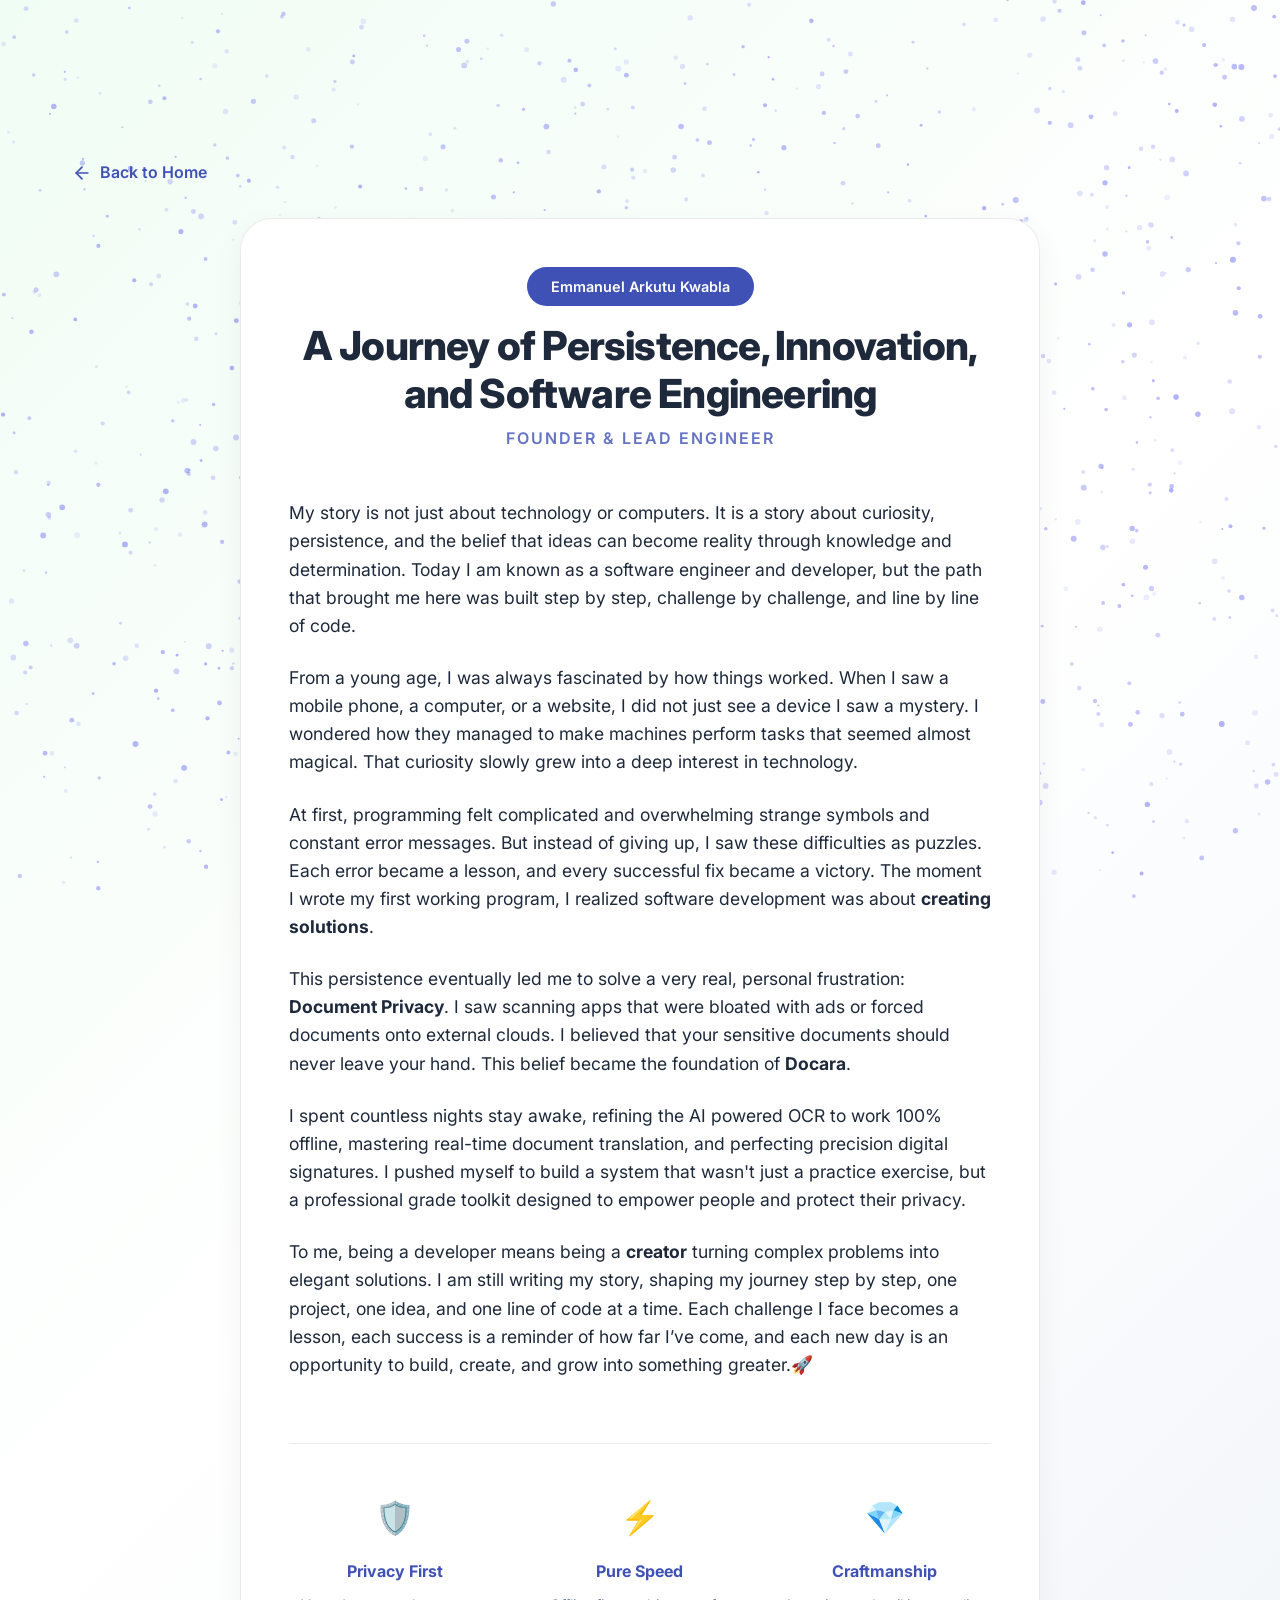
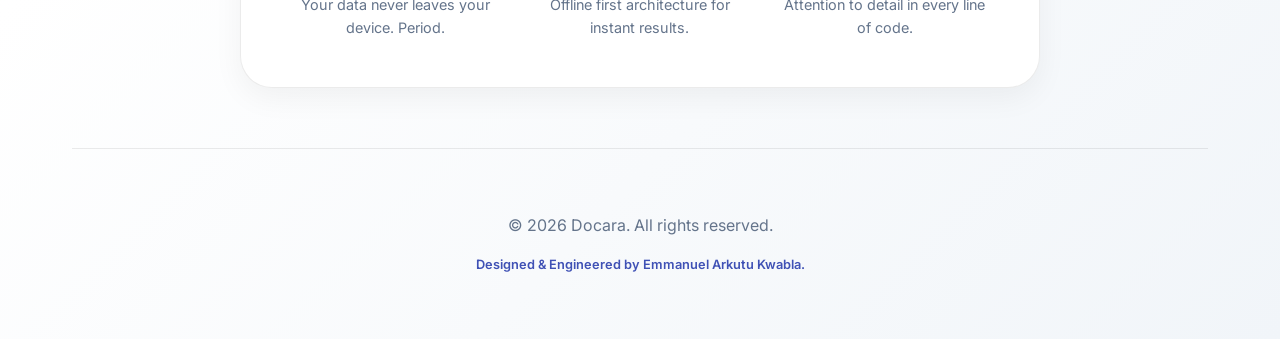
<file: about.html>
<!DOCTYPE html>
<html lang="en">

<head>
    <meta charset="UTF-8">
    <meta name="viewport" content="width=device-width, initial-scale=1.0">
    <title>About the Developer | Docara</title>
    <link rel="stylesheet" href="style.css">
</head>

<body>
    <!-- Moving Dot Animation Canvas -->
    <canvas id="particleCanvas"></canvas>

    <div class="container">
        <section class="about-section animate">
            <a href="index.html" class="back-link">
                <svg width="20" height="20" viewBox="0 0 24 24" fill="none" stroke="currentColor" stroke-width="2"
                    stroke-linecap="round" stroke-linejoin="round">
                    <line x1="19" y1="12" x2="5" y2="12"></line>
                    <polyline points="12 19 5 12 12 5"></polyline>
                </svg>
                Back to Home
            </a>

            <div class="story-content">
                <div class="story-header">
                    <span class="dev-badge">Emmanuel Arkutu Kwabla</span>
                    <h1 style="font-size: 2.5rem; margin-bottom: 0.5rem; line-height: 1.2;">A Journey of Persistence,
                        Innovation, and Software Engineering</h1>
                    <p
                        style="color: var(--primary); font-weight: 600; font-size: 1rem; letter-spacing: 2px; text-transform: uppercase; opacity: 0.8;">
                        Founder & Lead Engineer</p>
                </div>

                <div class="story-text">
                    <p>My story is not just about technology or computers. It is a story about curiosity, persistence,
                        and the belief that ideas can become
                        reality through knowledge and determination. Today I am known as a software engineer and
                        developer, but the path that brought me here was built step by step, challenge by challenge, and
                        line by line of code.</p>

                    <p>From a young age, I was always fascinated by how things worked. When I saw a mobile phone, a
                        computer, or a website, I did not just see a device I saw a mystery. I wondered how they managed
                        to make machines perform tasks that seemed almost magical. That curiosity slowly grew into a
                        deep interest in technology.</p>

                    <p>At first, programming felt complicated and overwhelming strange symbols and constant error
                        messages. But instead of giving up, I saw these difficulties as puzzles. Each error became a
                        lesson, and every successful fix became a victory. The moment I wrote my first working program,
                        I realized software development was about <strong>creating solutions</strong>.</p>

                    <p>This persistence eventually led me to solve a very real, personal frustration: <strong>Document
                            Privacy</strong>. I saw scanning apps that were bloated with ads or forced documents onto
                        external clouds. I believed that your sensitive documents should never leave your hand. This
                        belief became the foundation of <strong>Docara</strong>.</p>

                    <p>I spent countless nights stay awake, refining the AI powered OCR to work 100% offline, 
                        mastering real-time document translation, and perfecting precision digital signatures. I 
                        pushed myself to build a system that wasn't just a practice exercise, but a professional 
                        grade toolkit designed to empower people and protect their privacy.</p>

                    <p>To me, being a developer means being a <strong>creator</strong> turning complex problems into
                        elegant solutions. I am still writing my story, shaping my journey step by step, one project,
                        one idea, and one line of code at a time. Each challenge I face becomes a lesson, each success
                        is a reminder of how far I’ve come, and each new day is an opportunity to build, create, and
                        grow into something greater.🚀</p>
                </div>

                <!-- Philosophy Section -->
                <div
                    style="margin-top: 4rem; display: grid; grid-template-columns: repeat(auto-fit, minmax(200px, 1fr)); gap: 2rem; border-top: 1px solid var(--glass-border); padding-top: 3rem;">
                    <div style="text-align: center;">
                        <div style="font-size: 2rem; margin-bottom: 1rem;">🛡️</div>
                        <h4 style="margin-bottom: 0.5rem; color: var(--primary);">Privacy First</h4>
                        <p style="font-size: 0.9rem; color: var(--text-dim);">Your data never leaves your device.
                            Period.</p>
                    </div>
                    <div style="text-align: center;">
                        <div style="font-size: 2rem; margin-bottom: 1rem;">⚡</div>
                        <h4 style="margin-bottom: 0.5rem; color: var(--primary);">Pure Speed</h4>
                        <p style="font-size: 0.9rem; color: var(--text-dim);">Offline first architecture for instant
                            results.</p>
                    </div>
                    <div style="text-align: center;">
                        <div style="font-size: 2rem; margin-bottom: 1rem;">💎</div>
                        <h4 style="margin-bottom: 0.5rem; color: var(--primary);">Craftmanship</h4>
                        <p style="font-size: 0.9rem; color: var(--text-dim);">Attention to detail in every line of code.
                        </p>
                    </div>
                </div>
            </div>
        </section>

        <!-- Footer -->
        <footer
            style="padding: 4rem 0; text-align: center; border-top: 1px solid var(--glass-border); position: relative; z-index: 1;">
            <p style="color: var(--text-dim)">&copy; 2026 Docara. All rights reserved.</p>
            <p style="font-size: 0.8rem; margin-top: 1rem; color: var(--primary); font-weight: 600;">Designed &
                Engineered by Emmanuel Arkutu Kwabla.</p>
        </footer>
    </div>

    <!-- Particle Background Script -->
    <script>
        const canvas = document.getElementById('particleCanvas');
        const ctx = canvas.getContext('2d');
        let particles = [];
        const particleCount = 1000;

        window.addEventListener('resize', resizeCanvas);
        function resizeCanvas() {
            canvas.width = window.innerWidth;
            canvas.height = window.innerHeight;
        }
        resizeCanvas();

        class Particle {
            constructor() {
                this.init();
            }
            init() {
                this.x = Math.random() * canvas.width;
                this.y = Math.random() * canvas.height;
                this.size = Math.random() * 2 + 1;
                this.speedX = Math.random() * 0.4 - 0.2;
                this.speedY = Math.random() * 0.4 - 0.2;
                this.opacity = Math.random() * 0.4 + 0.1;
            }
            update() {
                this.x += this.speedX;
                this.y += this.speedY;

                if (this.x < 0 || this.x > canvas.width || this.y < 0 || this.y > canvas.height) {
                    this.init();
                }
            }
            draw() {
                ctx.fillStyle = `rgba(99, 102, 241, ${this.opacity})`;
                ctx.beginPath();
                ctx.arc(this.x, this.y, this.size, 0, Math.PI * 2);
                ctx.fill();
            }
        }

        for (let i = 0; i < particleCount; i++) {
            particles.push(new Particle());
        }

        function animate() {
            ctx.clearRect(0, 0, canvas.width, canvas.height);
            particles.forEach(p => {
                p.update();
                p.draw();
            });
            requestAnimationFrame(animate);
        }
        animate();

        // Reveal animations
        const observer = new IntersectionObserver((entries) => {
            entries.forEach(entry => {
                if (entry.isIntersecting) {
                    entry.target.classList.add('visible');
                }
            });
        }, { threshold: 0.1 });

        document.querySelectorAll('.animate').forEach(el => observer.observe(el));
    </script>
</body>
</html>
</file>
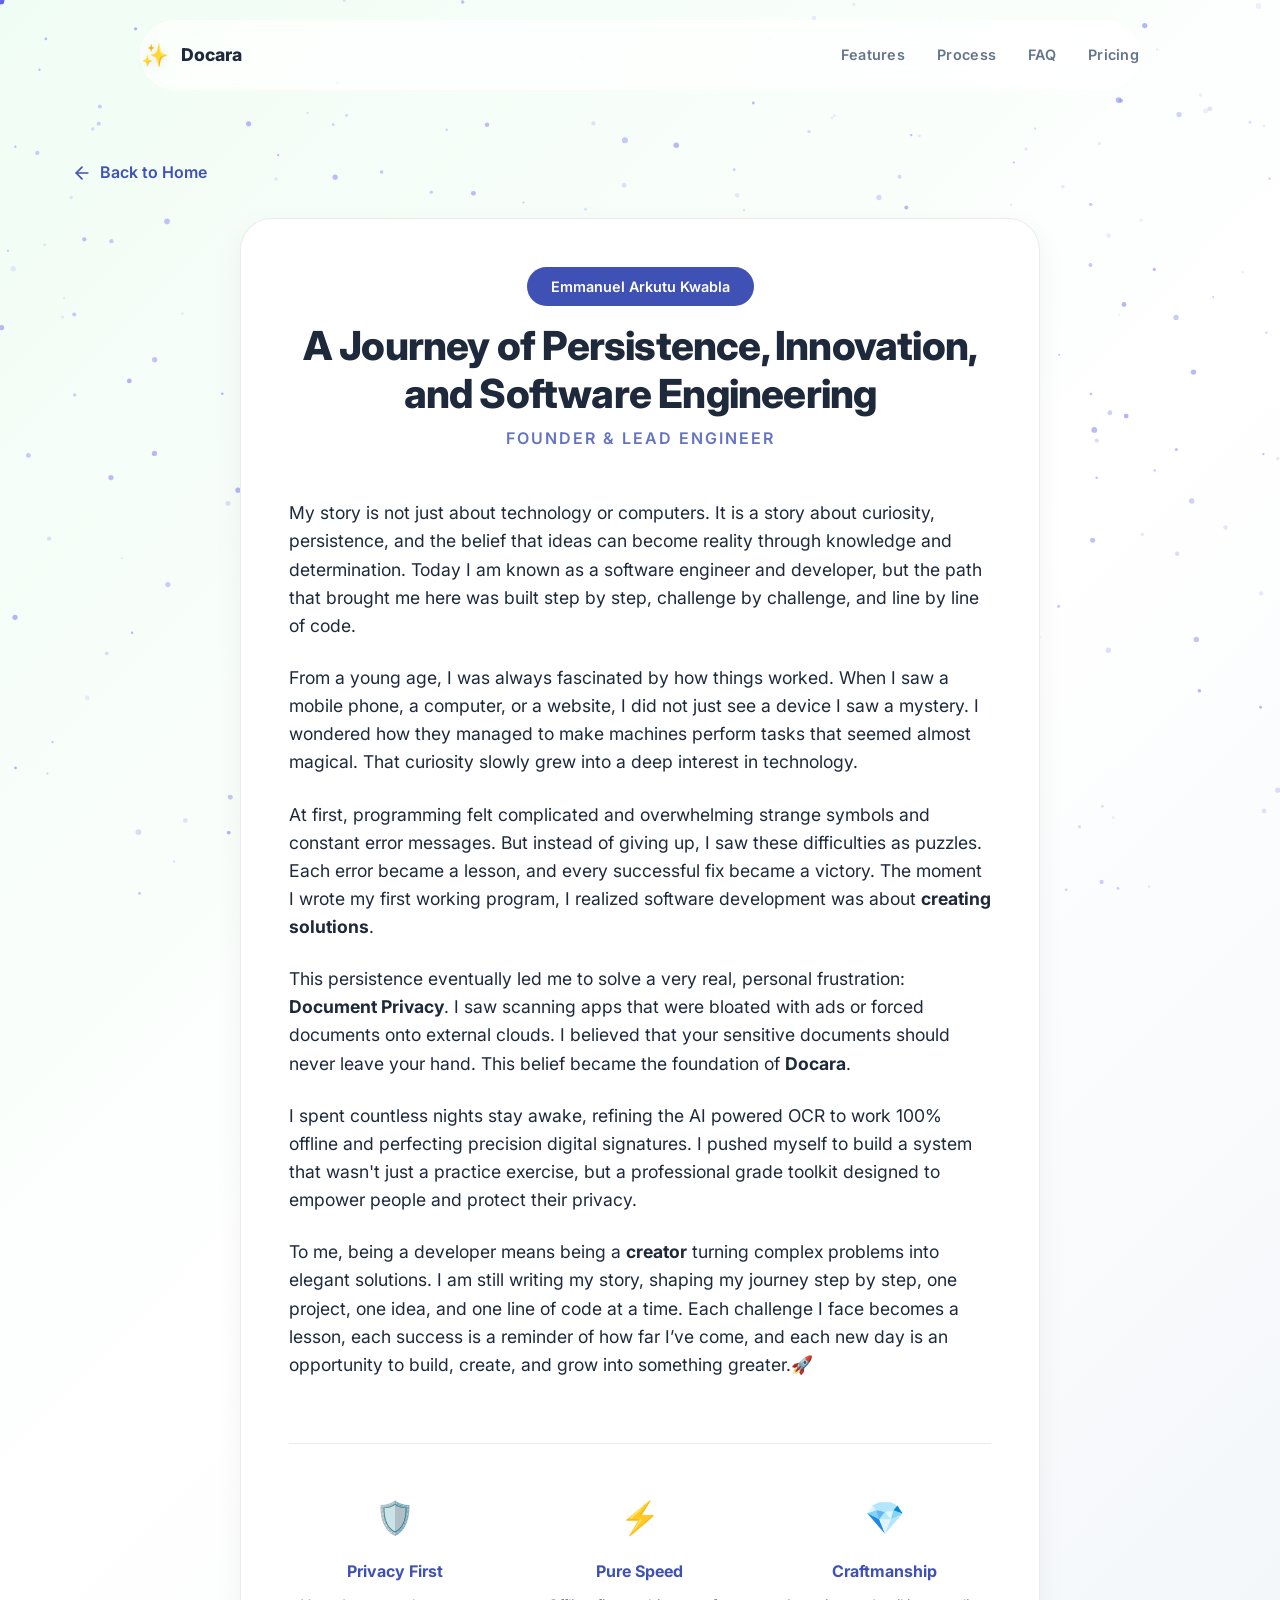
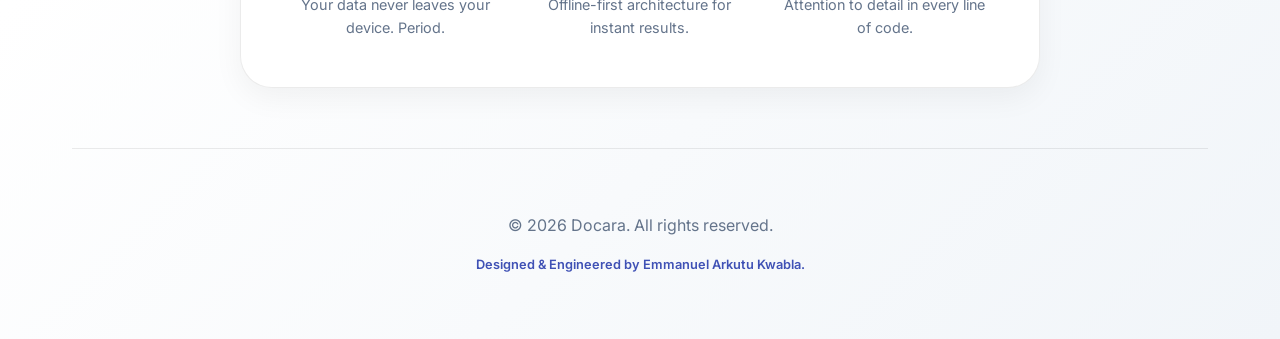
<file: landing_page/about.html>
<!DOCTYPE html>
<html lang="en">

<head>
    <meta charset="UTF-8">
    <meta name="viewport" content="width=device-width, initial-scale=1.0">
    <title>About the Developer | Docara</title>
    <link rel="stylesheet" href="style.css">
</head>

<body>
    <!-- Moving Dot Animation Canvas -->
    <canvas id="particleCanvas"></canvas>

    <!-- Navigation Header -->
    <nav class="navbar">
        <div class="nav-container">
            <a href="index.html" class="nav-logo">
                <div class="logo-icon">✨</div>
                <span>Docara</span>
            </a>
            <div class="nav-links">
                <a href="index.html#features">Features</a>
                <a href="index.html#how-it-works">Process</a>
                <a href="index.html#faq">FAQ</a>
                <a href="index.html#pricing">Pricing</a>
            </div>
            <button class="mobile-menu-btn" aria-label="Toggle Menu">
                <span></span>
                <span></span>
                <span></span>
            </button>
        </div>
    </nav>

    <div class="container">
        <section class="about-section animate">
            <a href="index.html" class="back-link">
                <svg width="20" height="20" viewBox="0 0 24 24" fill="none" stroke="currentColor" stroke-width="2"
                    stroke-linecap="round" stroke-linejoin="round">
                    <line x1="19" y1="12" x2="5" y2="12"></line>
                    <polyline points="12 19 5 12 12 5"></polyline>
                </svg>
                Back to Home
            </a>

            <div class="story-content">
                <div class="story-header">
                    <span class="dev-badge">Emmanuel Arkutu Kwabla</span>
                    <h1 style="font-size: 2.5rem; margin-bottom: 0.5rem; line-height: 1.2;">A Journey of Persistence,
                        Innovation, and Software Engineering</h1>
                    <p
                        style="color: var(--primary); font-weight: 600; font-size: 1rem; letter-spacing: 2px; text-transform: uppercase; opacity: 0.8;">
                        Founder & Lead Engineer</p>
                </div>

                <div class="story-text">
                    <p>My story is not just about technology or computers. It is a story about curiosity, persistence,
                        and the belief that ideas can become
                        reality through knowledge and determination. Today I am known as a software engineer and
                        developer, but the path that brought me here was built step by step, challenge by challenge, and
                        line by line of code.</p>

                    <p>From a young age, I was always fascinated by how things worked. When I saw a mobile phone, a
                        computer, or a website, I did not just see a device I saw a mystery. I wondered how they managed
                        to make machines perform tasks that seemed almost magical. That curiosity slowly grew into a
                        deep interest in technology.</p>

                    <p>At first, programming felt complicated and overwhelming strange symbols and constant error
                        messages. But instead of giving up, I saw these difficulties as puzzles. Each error became a
                        lesson, and every successful fix became a victory. The moment I wrote my first working program,
                        I realized software development was about <strong>creating solutions</strong>.</p>

                    <p>This persistence eventually led me to solve a very real, personal frustration: <strong>Document
                            Privacy</strong>. I saw scanning apps that were bloated with ads or forced documents onto
                        external clouds. I believed that your sensitive documents should never leave your hand. This
                        belief became the foundation of <strong>Docara</strong>.</p>

                    <p>I spent countless nights stay awake, refining the AI powered OCR to work 100% offline and
                        perfecting precision digital signatures. I pushed myself to build a system that wasn't just a
                        practice exercise, but a professional grade toolkit designed to empower people and protect their
                        privacy.</p>

                    <p>To me, being a developer means being a <strong>creator</strong> turning complex problems into
                        elegant solutions. I am still writing my story, shaping my journey step by step, one project,
                        one idea, and one line of code at a time. Each challenge I face becomes a lesson, each success
                        is a reminder of how far I’ve come, and each new day is an opportunity to build, create, and
                        grow into something greater.🚀</p>
                </div>

                <!-- Philosophy Section -->
                <div
                    style="margin-top: 4rem; display: grid; grid-template-columns: repeat(auto-fit, minmax(200px, 1fr)); gap: 2rem; border-top: 1px solid var(--glass-border); padding-top: 3rem;">
                    <div style="text-align: center;">
                        <div style="font-size: 2rem; margin-bottom: 1rem;">🛡️</div>
                        <h4 style="margin-bottom: 0.5rem; color: var(--primary);">Privacy First</h4>
                        <p style="font-size: 0.9rem; color: var(--text-dim);">Your data never leaves your device.
                            Period.</p>
                    </div>
                    <div style="text-align: center;">
                        <div style="font-size: 2rem; margin-bottom: 1rem;">⚡</div>
                        <h4 style="margin-bottom: 0.5rem; color: var(--primary);">Pure Speed</h4>
                        <p style="font-size: 0.9rem; color: var(--text-dim);">Offline-first architecture for instant
                            results.</p>
                    </div>
                    <div style="text-align: center;">
                        <div style="font-size: 2rem; margin-bottom: 1rem;">💎</div>
                        <h4 style="margin-bottom: 0.5rem; color: var(--primary);">Craftmanship</h4>
                        <p style="font-size: 0.9rem; color: var(--text-dim);">Attention to detail in every line of code.
                        </p>
                    </div>
                </div>
            </div>
        </section>

        <!-- Footer -->
        <footer
            style="padding: 4rem 0; text-align: center; border-top: 1px solid var(--glass-border); position: relative; z-index: 1;">
            <p style="color: var(--text-dim)">&copy; 2026 Docara. All rights reserved.</p>
            <p style="font-size: 0.8rem; margin-top: 1rem; color: var(--primary); font-weight: 600;">Designed &
                Engineered by Emmanuel Arkutu Kwabla.</p>
        </footer>
    </div>

    <!-- Particle Background Script -->
    <script>
        const canvas = document.getElementById('particleCanvas');
        const ctx = canvas.getContext('2d');
        let particles = [];
        const particleCount = 1000;

        window.addEventListener('resize', resizeCanvas);
        function resizeCanvas() {
            canvas.width = window.innerWidth;
            canvas.height = window.innerHeight;
        }
        resizeCanvas();

        class Particle {
            constructor() {
                this.init();
            }
            init() {
                this.x = Math.random() * canvas.width;
                this.y = Math.random() * canvas.height;
                this.size = Math.random() * 2 + 1;
                this.speedX = Math.random() * 0.4 - 0.2;
                this.speedY = Math.random() * 0.4 - 0.2;
                this.opacity = Math.random() * 0.4 + 0.1;
            }
            update() {
                this.x += this.speedX;
                this.y += this.speedY;

                if (this.x < 0 || this.x > canvas.width || this.y < 0 || this.y > canvas.height) {
                    this.init();
                }
            }
            draw() {
                ctx.fillStyle = `rgba(99, 102, 241, ${this.opacity})`;
                ctx.beginPath();
                ctx.arc(this.x, this.y, this.size, 0, Math.PI * 2);
                ctx.fill();
            }
        }

        for (let i = 0; i < particleCount; i++) {
            particles.push(new Particle());
        }

        function animate() {
            ctx.clearRect(0, 0, canvas.width, canvas.height);
            particles.forEach(p => {
                p.update();
                p.draw();
            });
            requestAnimationFrame(animate);
        }
        animate();

        // Reveal animations
        const observer = new IntersectionObserver((entries) => {
            entries.forEach(entry => {
                if (entry.isIntersecting) {
                    entry.target.classList.add('visible');
                }
            });
        }, { threshold: 0.1 });

        document.querySelectorAll('.animate').forEach(el => observer.observe(el));

        // Navbar Scroll Effect
        const navbar = document.querySelector('.navbar');
        window.addEventListener('scroll', () => {
            if (window.scrollY > 50) {
                navbar.style.padding = '0.5rem 0';
                navbar.style.background = 'rgba(255, 255, 255, 0.9)';
                navbar.style.boxShadow = '0 10px 30px rgba(0,0,0,0.1)';
            } else {
                navbar.style.padding = '0';
                navbar.style.background = 'rgba(255, 255, 255, 0.7)';
                navbar.style.boxShadow = 'none';
            }
        });

        // Mobile Menu Toggle
        const mobileBtn = document.querySelector('.mobile-menu-btn');
        const navLinks = document.querySelector('.nav-links');

        mobileBtn.addEventListener('click', () => {
            navLinks.classList.toggle('active');
        });

        // Close mobile menu on link click
        document.querySelectorAll('.nav-links a').forEach(link => {
            link.addEventListener('click', () => {
                if (window.innerWidth <= 968) {
                    navLinks.style.display = 'none';
                }
            });
        });
    </script>
</body>

</html>
</file>
<file: style.css>
@import url('https://fonts.googleapis.com/css2?family=Inter:wght@400;600;800&display=swap');

:root {
    --primary: #3F51B5;
    --primary-dark: #303F9F;
    --accent: #6366f1;
    --bg-dark: #f0fdf4;
    --bg-gradient: linear-gradient(135deg, #f0fdf4 0%, #ffffff 50%, #f1f5f9 100%);
    --bg-card: #ffffff;
    --text-main: #1e293b;
    --text-dim: #64748b;
    --glass-border: rgba(0, 0, 0, 0.08);
    --card-shadow: 0 10px 30px rgba(0, 0, 0, 0.05);
    --nav-height: 80px;
}

* {
    margin: 0;
    padding: 0;
    box-sizing: border-box;
}

body {
    font-family: 'Inter', sans-serif;
    background-color: var(--bg-dark);
    background-image: var(--bg-gradient);
    color: var(--text-main);
    line-height: 1.6;
    overflow-x: hidden;
    min-height: 100vh;
}

html {
    overflow-x: hidden;
}

/* Particle Canvas */
#particleCanvas {
    position: fixed;
    top: 0;
    left: 0;
    width: 100%;
    height: 100%;
    z-index: -1;
    pointer-events: none;
}

/* Animations */
@keyframes fadeIn {
    from { opacity: 0; transform: translateY(20px); }
    to { opacity: 1; transform: translateY(0); }
}

.animate {
    opacity: 0;
    transition: all 0.8s ease;
}

.animate.visible {
    opacity: 1;
    transform: translateY(0);
}

/* Layout */
.container {
    max-width: 1200px;
    margin: 0 auto;
    padding: 0 2rem;
    position: relative;
    z-index: 1;
}

@media (max-width: 768px) {
    .container {
        padding: 0 1.25rem;
    }
}

/* Floating Pill Navigation Bar */
.navbar {
    position: fixed;
    top: 20px;
    left: 50%;
    transform: translateX(-50%);
    width: 90%;
    max-width: 1000px;
    height: 70px;
    background: rgba(255, 255, 255, 0.85);
    backdrop-filter: blur(20px);
    -webkit-backdrop-filter: blur(20px);
    border: 1px solid rgba(255, 255, 255, 0.4);
    border-radius: 100px;
    z-index: 1000;
    display: flex !important;
    align-items: center !important;
    padding: 0 1.5rem;
    box-shadow: 0 10px 40px rgba(0, 0, 0, 0.08);
    transition: all 0.4s cubic-bezier(0.4, 0, 0.2, 1);
}

.nav-container {
    width: 100%;
    display: flex !important;
    justify-content: space-between !important;
    align-items: center !important;
}

.nav-logo {
    display: flex !important;
    align-items: center !important;
    gap: 0.75rem;
    text-decoration: none;
    color: var(--text-main);
    font-weight: 800;
    font-size: 1.1rem;
    white-space: nowrap;
}

.logo-icon {
    font-size: 1.4rem;
    filter: drop-shadow(0 2px 4px rgba(0,0,0,0.1));
}

.nav-links {
    display: flex !important;
    gap: 2rem;
    align-items: center !important;
}

.nav-links a {
    text-decoration: none;
    color: var(--text-dim);
    font-weight: 600;
    font-size: 0.9rem;
    transition: all 0.3s ease;
    letter-spacing: 0.02em;
}

.nav-links a:hover {
    color: var(--primary);
    transform: translateY(-1px);
}

.nav-cta {
    display: flex !important;
    align-items: center !important;
}

.btn-sm {
    padding: 0.7rem 1.5rem !important;
    font-size: 0.85rem !important;
    border-radius: 50px !important;
    background: var(--primary) !important;
    color: #fff !important;
    box-shadow: 0 4px 15px rgba(63, 81, 181, 0.3) !important;
}

.btn-sm:hover {
    transform: translateY(-2px) scale(1.05) !important;
    box-shadow: 0 8px 20px rgba(63, 81, 181, 0.4) !important;
}

.mobile-menu-btn {
    display: none;
    flex-direction: column;
    gap: 5px;
    background: none;
    border: none;
    cursor: pointer;
    padding: 10px;
}

.mobile-menu-btn span {
    width: 22px;
    height: 2px;
    background: var(--text-main);
    border-radius: 2px;
    transition: all 0.3s ease;
}

/* Mobile Menu Active State */
.nav-links.active {
    display: flex !important;
    position: fixed;
    top: 90px;
    left: 5%;
    width: 90%;
    background: rgba(255, 255, 255, 0.98);
    backdrop-filter: blur(10px);
    flex-direction: column;
    padding: 2rem;
    border-radius: 24px;
    box-shadow: 0 15px 40px rgba(0,0,0,0.15);
    border: 1px solid rgba(255,255,255,0.5);
    z-index: 999;
    animation: slideIn 0.3s ease forwards;
}

@keyframes slideIn {
    from { opacity: 0; transform: translateY(-10px); }
    to { opacity: 1; transform: translateY(0); }
}

/* Hero Section */
header {
    min-height: 100vh;
    display: flex;
    align-items: center;
    position: relative;
    padding-top: 150px;
}

.hero-content {
    display: grid;
    grid-template-columns: 1.2fr 1fr;
    gap: 4rem;
    align-items: center;
}

h1 {
    font-size: 4rem;
    font-weight: 800;
    line-height: 1.1;
    margin-bottom: 1.5rem;
    color: var(--text-main);
    letter-spacing: -0.02em;
}

.hero-subtitle {
    font-size: 1.25rem;
    color: var(--text-dim);
    margin-bottom: 2.5rem;
}

.cta-group {
    display: flex;
    gap: 1rem;
}

.btn {
    padding: 1rem 2rem;
    border-radius: 12px;
    font-weight: 600;
    text-decoration: none;
    transition: all 0.3s ease;
    display: inline-flex;
    align-items: center;
    gap: 0.75rem;
}

.btn-primary {
    background-color: var(--primary);
    color: #fff;
}

.btn-primary:hover {
    transform: translateY(-2px);
    box-shadow: 0 10px 20px rgba(63, 81, 181, 0.2);
}

.hero-image {
    position: relative;
    border-radius: 40px;
    overflow: hidden;
    box-shadow: 0 30px 60px rgba(0,0,0,0.1);
    border: 8px solid #f8fafc;
}

.hero-image img {
    width: 100%;
    display: block;
}

/* Features Section */
.features {
    padding: 100px 0;
}

.section-title {
    text-align: center;
    font-size: 2.5rem;
    margin-bottom: 4rem;
}

@media (max-width: 768px) {
    .section-title {
        font-size: 1.85rem;
        margin-bottom: 2.5rem;
        padding: 0 1rem;
    }
}

.feature-grid {
    display: grid;
    grid-template-columns: repeat(auto-fit, minmax(300px, 1fr));
    gap: 2rem;
}

.feature-card {
    background: var(--bg-card);
    padding: 3rem;
    border-radius: 24px;
    border: 1px solid var(--glass-border);
    transition: all 0.3s ease;
    box-shadow: var(--card-shadow);
}

.feature-card:hover {
    transform: translateY(-10px);
    box-shadow: 0 20px 40px rgba(0,0,0,0.08);
    border-color: var(--primary);
}

.feature-icon {
    width: 60px;
    height: 60px;
    background: var(--primary);
    border-radius: 16px;
    display: flex;
    align-items: center;
    justify-content: center;
    margin-bottom: 1.5rem;
    font-size: 1.5rem;
    color: #fff;
}

.feature-card h3 {
    font-size: 1.5rem;
    margin-bottom: 1rem;
}

.feature-card p {
    color: var(--text-dim);
}

/* Pricing Section */
.pricing {
    padding: 100px 0;
    text-align: center;
}

.pricing-card {
    max-width: 400px;
    background: #fff;
    padding: 4rem;
    border-radius: 32px;
    border: 1px solid var(--glass-border);
    position: relative;
    overflow: hidden;
    box-shadow: var(--card-shadow);
}

.pricing-card.has-ribbon {
    border: 2px solid var(--primary);
}

.pricing-card.has-ribbon::before {
    content: 'PRO';
    position: absolute;
    top: 20px;
    right: -30px;
    background: var(--primary);
    color: #fff;
    padding: 5px 40px;
    transform: rotate(45deg);
    font-weight: 800;
    font-size: 0.8rem;
}

.price {
    font-size: 4rem;
    font-weight: 800;
    margin: 1.5rem 0;
}

.price span {
    font-size: 1rem;
    color: var(--text-dim);
}

.pricing-list {
    list-style: none;
    text-align: left;
    margin-bottom: 3rem;
}

.pricing-list li {
    margin-bottom: 1rem;
    display: flex;
    align-items: center;
    gap: 1rem;
    color: var(--text-dim);
}

.pricing-list li::before {
    content: '\2713';
    color: #10b981;
    font-weight: bold;
}

/* Responsive Enhancements */
@media (max-width: 968px) {
    .navbar {
        width: 95%;
        height: 60px;
        top: 15px;
        padding: 0 1rem;
    }

    .nav-logo span {
        font-size: 1rem;
    }

    header {
        padding-top: 130px;
        min-height: auto;
        padding-bottom: 60px;
    }

    .hero-content {
        grid-template-columns: 1fr;
        text-align: center;
        gap: 3rem;
    }
    
    .cta-group {
        justify-content: center;
        flex-direction: column;
        width: 100%;
        max-width: 300px;
        margin: 0 auto;
    }

    .btn {
        width: 100%;
        justify-content: center;
    }
    
    h1 {
        font-size: 2.75rem;
        margin-bottom: 1rem;
    }

    .hero-subtitle {
        font-size: 1.1rem;
        padding: 0 1rem;
    }
    
    .hero-image {
        max-width: 100%;
        margin: 0 auto;
        border-width: 4px;
    }

    .nav-links {
        display: none !important;
    }

    .nav-cta {
        display: none; /* Hide CTA on small mobile to save space, or show just icon */
    }

    .mobile-menu-btn {
        display: flex !important;
    }

    .features {
        padding: 60px 0;
    }

    .section-title {
        font-size: 2rem;
        margin-bottom: 3rem;
    }

    .pricing-card {
        padding: 2.5rem 1.25rem;
        max-width: 92%;
        margin: 0 auto;
    }

    .price {
        font-size: 2.75rem;
    }
}

@media (max-width: 480px) {
    body {
        font-size: 0.95rem; /* slightly smaller base font */
    }

    h1 {
        font-size: 2rem;
        margin-bottom: 0.75rem;
    }

    .hero-subtitle {
        font-size: 0.95rem;
        margin-bottom: 1.5rem;
    }

    .btn {
        padding: 0.75rem 1.2rem;
        font-size: 0.95rem;
    }

    .hero-image {
        max-width: 250px;
        border-width: 2px;
    }

    .navbar {
        height: 50px;
        padding: 0 0.75rem;
    }

    .nav-logo span {
        font-size: 0.85rem;
    }

    .logo-icon {
        font-size: 1.1rem;
    }

    /* Minimize other sections */
    .section-title {
        font-size: 1.5rem;
        margin-bottom: 2rem;
    }

    .feature-icon {
        width: 45px;
        height: 45px;
        font-size: 1.25rem;
        margin-bottom: 1rem;
    }

    .feature-card {
        padding: 1.5rem;
    }

    .feature-card h3 {
        font-size: 1.2rem;
    }

    .pricing-card {
        padding: 1.5rem 1rem;
    }

    .price {
        font-size: 2.25rem;
    }

    .step-number {
        font-size: 0.75rem;
    }

    .step-item {
        margin-bottom: 2.5rem;
    }
}

/* Steps Section */
.steps-container {
    max-width: 800px;
    margin: 4rem auto;
    position: relative;
    padding-left: 3rem;
    border-left: 2px dashed #cbd5e1;
}

@media (max-width: 768px) {
    .steps-container {
        padding-left: 0;
        margin: 3rem 0;
        border-left: none;
        text-align: center;
    }
    .step-item {
        padding-top: 30px;
    }
    .step-item::before {
        left: 50%;
        transform: translateX(-50%);
        top: 0;
    }
}

.step-item {
    position: relative;
    margin-bottom: 4rem;
}

.step-item::before {
    content: '';
    position: absolute;
    left: -3.65rem;
    top: 0;
    width: 20px;
    height: 20px;
    background: var(--primary);
    border-radius: 50%;
}

.step-number {
    font-size: 0.8rem;
    font-weight: 800;
    color: var(--primary);
    text-transform: uppercase;
    letter-spacing: 2px;
    margin-bottom: 0.5rem;
    display: block;
}

/* Privacy Promise */
.privacy-promise {
    background: #f8fafc;
    border: 1px solid var(--glass-border);
    padding: 4rem;
    border-radius: 32px;
    text-align: center;
    margin: 6rem 0;
}

@media (max-width: 768px) {
    .privacy-promise {
        padding: 2.5rem 1.25rem;
        margin: 4rem 1rem;
        border-radius: 24px;
    }
}

.privacy-badge {
    background: #10b981;
    color: #fff;
    padding: 0.5rem 1.5rem;
    border-radius: 100px;
    font-weight: 800;
    font-size: 0.75rem;
    display: inline-block;
    margin-bottom: 1.5rem;
}

/* FAQ Section */
.faq-grid {
    display: grid;
    grid-template-columns: repeat(auto-fit, minmax(300px, 1fr));
    gap: 2rem;
    margin-top: 4rem;
}

.faq-card {
    background: var(--bg-card);
    padding: 2rem;
    border-radius: 20px;
    border: 1px solid var(--glass-border);
    box-shadow: 0 4px 6px -1px rgba(0,0,0,0.05);
}

@media (max-width: 768px) {
    .faq-grid {
        gap: 1.25rem;
    }
    .faq-card {
        padding: 1.5rem;
    }
}

.faq-card h4 {
    color: var(--primary);
    margin-bottom: 1rem;
    font-size: 1.1rem;
}

.faq-card p {
    font-size: 0.95rem;
    color: var(--text-dim);
}

/* Utility */
.text-accent { color: var(--primary); }
.mt-4 { margin-top: 1rem; }

/* ============================================
   About Page Styles
   ============================================ */
.about-section {
    padding: 160px 0 60px;
}

.story-content {
    max-width: 800px;
    margin: 0 auto;
    background: var(--bg-card);
    padding: 3rem;
    border-radius: 32px;
    border: 1px solid var(--glass-border);
    box-shadow: var(--card-shadow);
}

.story-header {
    text-align: center;
    margin-bottom: 3rem;
}

.dev-badge {
    display: inline-block;
    background: var(--primary);
    color: #fff;
    padding: 0.5rem 1.5rem;
    border-radius: 50px;
    font-weight: 600;
    font-size: 0.9rem;
    margin-bottom: 1rem;
}

.story-text p {
    margin-bottom: 1.5rem;
    font-size: 1.1rem;
    color: var(--text-main);
}

.back-link {
    display: inline-flex;
    align-items: center;
    gap: 0.5rem;
    color: var(--primary);
    text-decoration: none;
    font-weight: 600;
    margin-bottom: 2rem;
    transition: transform 0.3s ease;
}

.back-link:hover {
    transform: translateX(-5px);
}
</file>
<file: landing_page/style.css>
@import url('https://fonts.googleapis.com/css2?family=Inter:wght@400;600;800&display=swap');

:root {
    --primary: #3F51B5;
    --primary-dark: #303F9F;
    --accent: #6366f1;
    --bg-dark: #f0fdf4;
    --bg-gradient: linear-gradient(135deg, #f0fdf4 0%, #ffffff 50%, #f1f5f9 100%);
    --bg-card: #ffffff;
    --text-main: #1e293b;
    --text-dim: #64748b;
    --glass-border: rgba(0, 0, 0, 0.08);
    --card-shadow: 0 10px 30px rgba(0, 0, 0, 0.05);
    --nav-height: 80px;
}

* {
    margin: 0;
    padding: 0;
    box-sizing: border-box;
}

body {
    font-family: 'Inter', sans-serif;
    background-color: var(--bg-dark);
    background-image: var(--bg-gradient);
    color: var(--text-main);
    line-height: 1.6;
    overflow-x: hidden;
    min-height: 100vh;
}

html {
    overflow-x: hidden;
}

/* Particle Canvas */
#particleCanvas {
    position: fixed;
    top: 0;
    left: 0;
    width: 100%;
    height: 100%;
    z-index: -1;
    pointer-events: none;
}

/* Animations */
@keyframes fadeIn {
    from { opacity: 0; transform: translateY(20px); }
    to { opacity: 1; transform: translateY(0); }
}

.animate {
    opacity: 0;
    transition: all 0.8s ease;
}

.animate.visible {
    opacity: 1;
    transform: translateY(0);
}

/* Layout */
.container {
    max-width: 1200px;
    margin: 0 auto;
    padding: 0 2rem;
    position: relative;
    z-index: 1;
}

@media (max-width: 768px) {
    .container {
        padding: 0 1.25rem;
    }
}

/* Floating Pill Navigation Bar */
.navbar {
    position: fixed;
    top: 20px;
    left: 50%;
    transform: translateX(-50%);
    width: 90%;
    max-width: 1000px;
    height: 70px;
    background: rgba(255, 255, 255, 0.85);
    backdrop-filter: blur(20px);
    -webkit-backdrop-filter: blur(20px);
    border: 1px solid rgba(255, 255, 255, 0.4);
    border-radius: 100px;
    z-index: 1000;
    display: flex !important;
    align-items: center !important;
    padding: 0 1.5rem;
    box-shadow: 0 10px 40px rgba(0, 0, 0, 0.08);
    transition: all 0.4s cubic-bezier(0.4, 0, 0.2, 1);
}

.nav-container {
    width: 100%;
    display: flex !important;
    justify-content: space-between !important;
    align-items: center !important;
}

.nav-logo {
    display: flex !important;
    align-items: center !important;
    gap: 0.75rem;
    text-decoration: none;
    color: var(--text-main);
    font-weight: 800;
    font-size: 1.1rem;
    white-space: nowrap;
}

.logo-icon {
    font-size: 1.4rem;
    filter: drop-shadow(0 2px 4px rgba(0,0,0,0.1));
}

.nav-links {
    display: flex !important;
    gap: 2rem;
    align-items: center !important;
}

.nav-links a {
    text-decoration: none;
    color: var(--text-dim);
    font-weight: 600;
    font-size: 0.9rem;
    transition: all 0.3s ease;
    letter-spacing: 0.02em;
}

.nav-links a:hover {
    color: var(--primary);
    transform: translateY(-1px);
}

.nav-cta {
    display: flex !important;
    align-items: center !important;
}

.btn-sm {
    padding: 0.7rem 1.5rem !important;
    font-size: 0.85rem !important;
    border-radius: 50px !important;
    background: var(--primary) !important;
    color: #fff !important;
    box-shadow: 0 4px 15px rgba(63, 81, 181, 0.3) !important;
}

.btn-sm:hover {
    transform: translateY(-2px) scale(1.05) !important;
    box-shadow: 0 8px 20px rgba(63, 81, 181, 0.4) !important;
}

.mobile-menu-btn {
    display: none;
    flex-direction: column;
    gap: 5px;
    background: none;
    border: none;
    cursor: pointer;
    padding: 10px;
}

.mobile-menu-btn span {
    width: 22px;
    height: 2px;
    background: var(--text-main);
    border-radius: 2px;
    transition: all 0.3s ease;
}

/* Mobile Menu Active State */
.nav-links.active {
    display: flex !important;
    position: fixed;
    top: 90px;
    left: 5%;
    width: 90%;
    background: rgba(255, 255, 255, 0.98);
    backdrop-filter: blur(10px);
    flex-direction: column;
    padding: 2rem;
    border-radius: 24px;
    box-shadow: 0 15px 40px rgba(0,0,0,0.15);
    border: 1px solid rgba(255,255,255,0.5);
    z-index: 999;
    animation: slideIn 0.3s ease forwards;
}

@keyframes slideIn {
    from { opacity: 0; transform: translateY(-10px); }
    to { opacity: 1; transform: translateY(0); }
}

/* Hero Section */
header {
    min-height: 100vh;
    display: flex;
    align-items: center;
    position: relative;
    padding-top: 150px;
}

.hero-content {
    display: grid;
    grid-template-columns: 1.2fr 1fr;
    gap: 4rem;
    align-items: center;
}

h1 {
    font-size: 4rem;
    font-weight: 800;
    line-height: 1.1;
    margin-bottom: 1.5rem;
    color: var(--text-main);
    letter-spacing: -0.02em;
}

.hero-subtitle {
    font-size: 1.25rem;
    color: var(--text-dim);
    margin-bottom: 2.5rem;
}

.cta-group {
    display: flex;
    gap: 1rem;
}

.btn {
    padding: 1rem 2rem;
    border-radius: 12px;
    font-weight: 600;
    text-decoration: none;
    transition: all 0.3s ease;
    display: inline-flex;
    align-items: center;
    gap: 0.75rem;
}

.btn-primary {
    background-color: var(--primary);
    color: #fff;
}

.btn-primary:hover {
    transform: translateY(-2px);
    box-shadow: 0 10px 20px rgba(63, 81, 181, 0.2);
}

.hero-image {
    position: relative;
    border-radius: 40px;
    overflow: hidden;
    box-shadow: 0 30px 60px rgba(0,0,0,0.1);
    border: 8px solid #f8fafc;
}

.hero-image img {
    width: 100%;
    display: block;
}

/* Features Section */
.features {
    padding: 100px 0;
}

.section-title {
    text-align: center;
    font-size: 2.5rem;
    margin-bottom: 4rem;
}

@media (max-width: 768px) {
    .section-title {
        font-size: 1.85rem;
        margin-bottom: 2.5rem;
        padding: 0 1rem;
    }
}

.feature-grid {
    display: grid;
    grid-template-columns: repeat(auto-fit, minmax(300px, 1fr));
    gap: 2rem;
}

.feature-card {
    background: var(--bg-card);
    padding: 3rem;
    border-radius: 24px;
    border: 1px solid var(--glass-border);
    transition: all 0.3s ease;
    box-shadow: var(--card-shadow);
}

.feature-card:hover {
    transform: translateY(-10px);
    box-shadow: 0 20px 40px rgba(0,0,0,0.08);
    border-color: var(--primary);
}

.feature-icon {
    width: 60px;
    height: 60px;
    background: var(--primary);
    border-radius: 16px;
    display: flex;
    align-items: center;
    justify-content: center;
    margin-bottom: 1.5rem;
    font-size: 1.5rem;
    color: #fff;
}

.feature-card h3 {
    font-size: 1.5rem;
    margin-bottom: 1rem;
}

.feature-card p {
    color: var(--text-dim);
}

/* Pricing Section */
.pricing {
    padding: 100px 0;
    text-align: center;
}

.pricing-card {
    max-width: 400px;
    background: #fff;
    padding: 4rem;
    border-radius: 32px;
    border: 1px solid var(--glass-border);
    position: relative;
    overflow: hidden;
    box-shadow: var(--card-shadow);
}

.pricing-card.has-ribbon {
    border: 2px solid var(--primary);
}

.pricing-card.has-ribbon::before {
    content: 'PRO';
    position: absolute;
    top: 20px;
    right: -30px;
    background: var(--primary);
    color: #fff;
    padding: 5px 40px;
    transform: rotate(45deg);
    font-weight: 800;
    font-size: 0.8rem;
}

.price {
    font-size: 4rem;
    font-weight: 800;
    margin: 1.5rem 0;
}

.price span {
    font-size: 1rem;
    color: var(--text-dim);
}

.pricing-list {
    list-style: none;
    text-align: left;
    margin-bottom: 3rem;
}

.pricing-list li {
    margin-bottom: 1rem;
    display: flex;
    align-items: center;
    gap: 1rem;
    color: var(--text-dim);
}

.pricing-list li::before {
    content: '\2713';
    color: #10b981;
    font-weight: bold;
}

/* Responsive Enhancements */
@media (max-width: 968px) {
    .navbar {
        width: 95%;
        height: 60px;
        top: 15px;
        padding: 0 1rem;
    }

    .nav-logo span {
        font-size: 1rem;
    }

    header {
        padding-top: 130px;
        min-height: auto;
        padding-bottom: 60px;
    }

    .hero-content {
        grid-template-columns: 1fr;
        text-align: center;
        gap: 3rem;
    }
    
    .cta-group {
        justify-content: center;
        flex-direction: column;
        width: 100%;
        max-width: 300px;
        margin: 0 auto;
    }

    .btn {
        width: 100%;
        justify-content: center;
    }
    
    h1 {
        font-size: 2.75rem;
        margin-bottom: 1rem;
    }

    .hero-subtitle {
        font-size: 1.1rem;
        padding: 0 1rem;
    }
    
    .hero-image {
        max-width: 100%;
        margin: 0 auto;
        border-width: 4px;
    }

    .nav-links {
        display: none !important;
    }

    .nav-cta {
        display: none; /* Hide CTA on small mobile to save space */
    }

    .mobile-menu-btn {
        display: flex !important;
    }

    .features {
        padding: 60px 0;
    }

    .section-title {
        font-size: 2rem;
        margin-bottom: 3rem;
    }

    .pricing-card {
        padding: 2.5rem 1.25rem;
        max-width: 92%;
        margin: 0 auto;
    }

    .price {
        font-size: 2.75rem;
    }
}

@media (max-width: 480px) {
    body {
        font-size: 0.95rem; /* slightly smaller base font */
    }

    h1 {
        font-size: 2rem;
        margin-bottom: 0.75rem;
    }

    .hero-subtitle {
        font-size: 0.95rem;
        margin-bottom: 1.5rem;
    }

    .btn {
        padding: 0.75rem 1.2rem;
        font-size: 0.95rem;
    }

    .hero-image {
        max-width: 250px;
        border-width: 2px;
    }

    .navbar {
        height: 50px;
        padding: 0 0.75rem;
    }

    .nav-logo span {
        font-size: 0.85rem;
    }

    .logo-icon {
        font-size: 1.1rem;
    }

    /* Minimize other sections */
    .section-title {
        font-size: 1.5rem;
        margin-bottom: 2rem;
    }

    .feature-icon {
        width: 45px;
        height: 45px;
        font-size: 1.25rem;
        margin-bottom: 1rem;
    }

    .feature-card {
        padding: 1.5rem;
    }

    .feature-card h3 {
        font-size: 1.2rem;
    }

    .pricing-card {
        padding: 1.5rem 1rem;
    }

    .price {
        font-size: 2.25rem;
    }

    .step-number {
        font-size: 0.75rem;
    }

    .step-item {
        margin-bottom: 2.5rem;
    }
}

/* Steps Section */
.steps-container {
    max-width: 800px;
    margin: 4rem auto;
    position: relative;
    padding-left: 3rem;
    border-left: 2px dashed #cbd5e1;
}

@media (max-width: 768px) {
    .steps-container {
        padding-left: 0;
        margin: 3rem 0;
        border-left: none;
        text-align: center;
    }
    .step-item {
        padding-top: 30px;
    }
    .step-item::before {
        left: 50%;
        transform: translateX(-50%);
        top: 0;
    }
}

.step-item {
    position: relative;
    margin-bottom: 4rem;
}

.step-item::before {
    content: '';
    position: absolute;
    left: -3.65rem;
    top: 0;
    width: 20px;
    height: 20px;
    background: var(--primary);
    border-radius: 50%;
}

.step-number {
    font-size: 0.8rem;
    font-weight: 800;
    color: var(--primary);
    text-transform: uppercase;
    letter-spacing: 2px;
    margin-bottom: 0.5rem;
    display: block;
}

/* Privacy Promise */
.privacy-promise {
    background: #f8fafc;
    border: 1px solid var(--glass-border);
    padding: 4rem;
    border-radius: 32px;
    text-align: center;
    margin: 6rem 0;
}

@media (max-width: 768px) {
    .privacy-promise {
        padding: 2.5rem 1.25rem;
        margin: 4rem 1rem;
        border-radius: 24px;
    }
}

.privacy-badge {
    background: #10b981;
    color: #fff;
    padding: 0.5rem 1.5rem;
    border-radius: 100px;
    font-weight: 800;
    font-size: 0.75rem;
    display: inline-block;
    margin-bottom: 1.5rem;
}

/* FAQ Section */
.faq-grid {
    display: grid;
    grid-template-columns: repeat(auto-fit, minmax(300px, 1fr));
    gap: 2rem;
    margin-top: 4rem;
}

.faq-card {
    background: var(--bg-card);
    padding: 2rem;
    border-radius: 20px;
    border: 1px solid var(--glass-border);
    box-shadow: 0 4px 6px -1px rgba(0,0,0,0.05);
}

@media (max-width: 768px) {
    .faq-grid {
        gap: 1.25rem;
    }
    .faq-card {
        padding: 1.5rem;
    }
}

.faq-card h4 {
    color: var(--primary);
    margin-bottom: 1rem;
    font-size: 1.1rem;
}

.faq-card p {
    font-size: 0.95rem;
    color: var(--text-dim);
}

/* Utility */
.text-accent { color: var(--primary); }
.mt-4 { margin-top: 1rem; }

/* ============================================
   About Page Styles
   ============================================ */
.about-section {
    padding: 160px 0 60px;
}

.story-content {
    max-width: 800px;
    margin: 0 auto;
    background: var(--bg-card);
    padding: 3rem;
    border-radius: 32px;
    border: 1px solid var(--glass-border);
    box-shadow: var(--card-shadow);
}

.story-header {
    text-align: center;
    margin-bottom: 3rem;
}

.dev-badge {
    display: inline-block;
    background: var(--primary);
    color: #fff;
    padding: 0.5rem 1.5rem;
    border-radius: 50px;
    font-weight: 600;
    font-size: 0.9rem;
    margin-bottom: 1rem;
}

.story-text p {
    margin-bottom: 1.5rem;
    font-size: 1.1rem;
    color: var(--text-main);
}

.back-link {
    display: inline-flex;
    align-items: center;
    gap: 0.5rem;
    color: var(--primary);
    text-decoration: none;
    font-weight: 600;
    margin-bottom: 2rem;
    transition: transform 0.3s ease;
}

.back-link:hover {
    transform: translateX(-5px);
}
</file>
